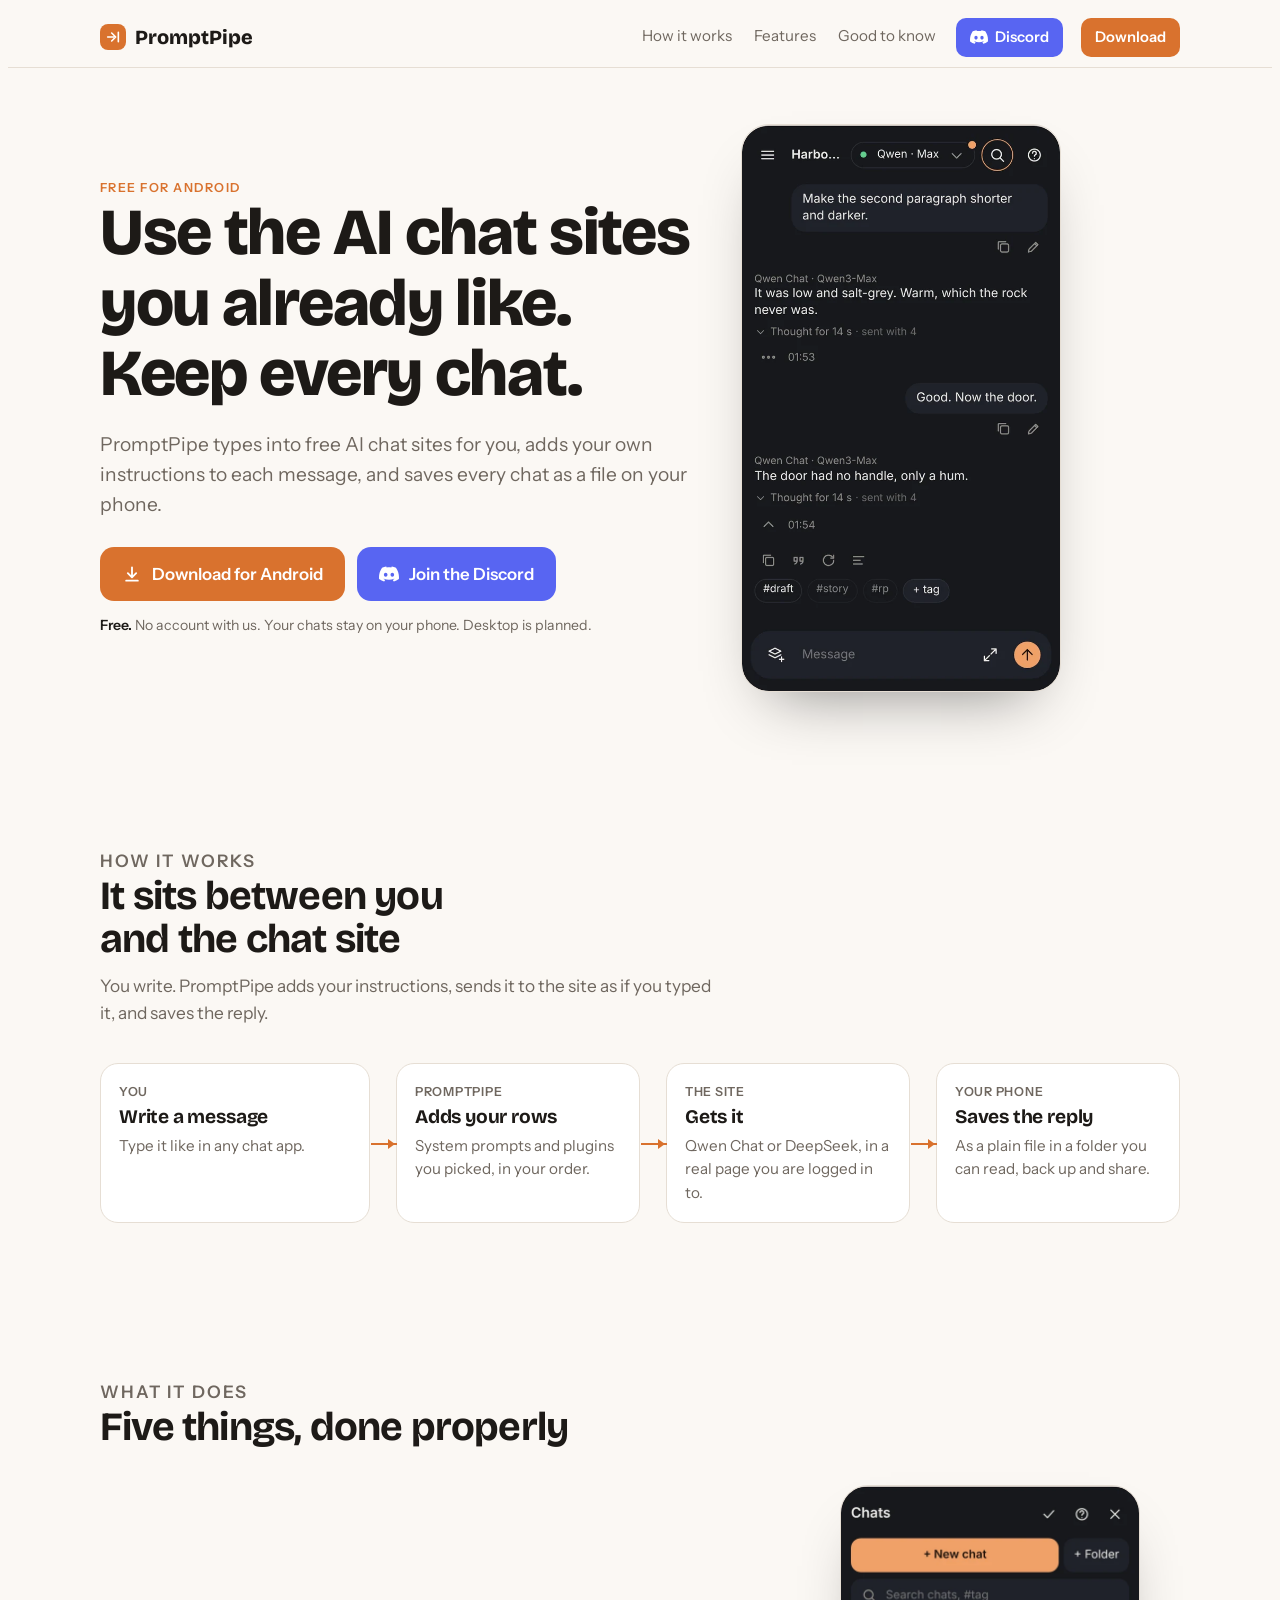
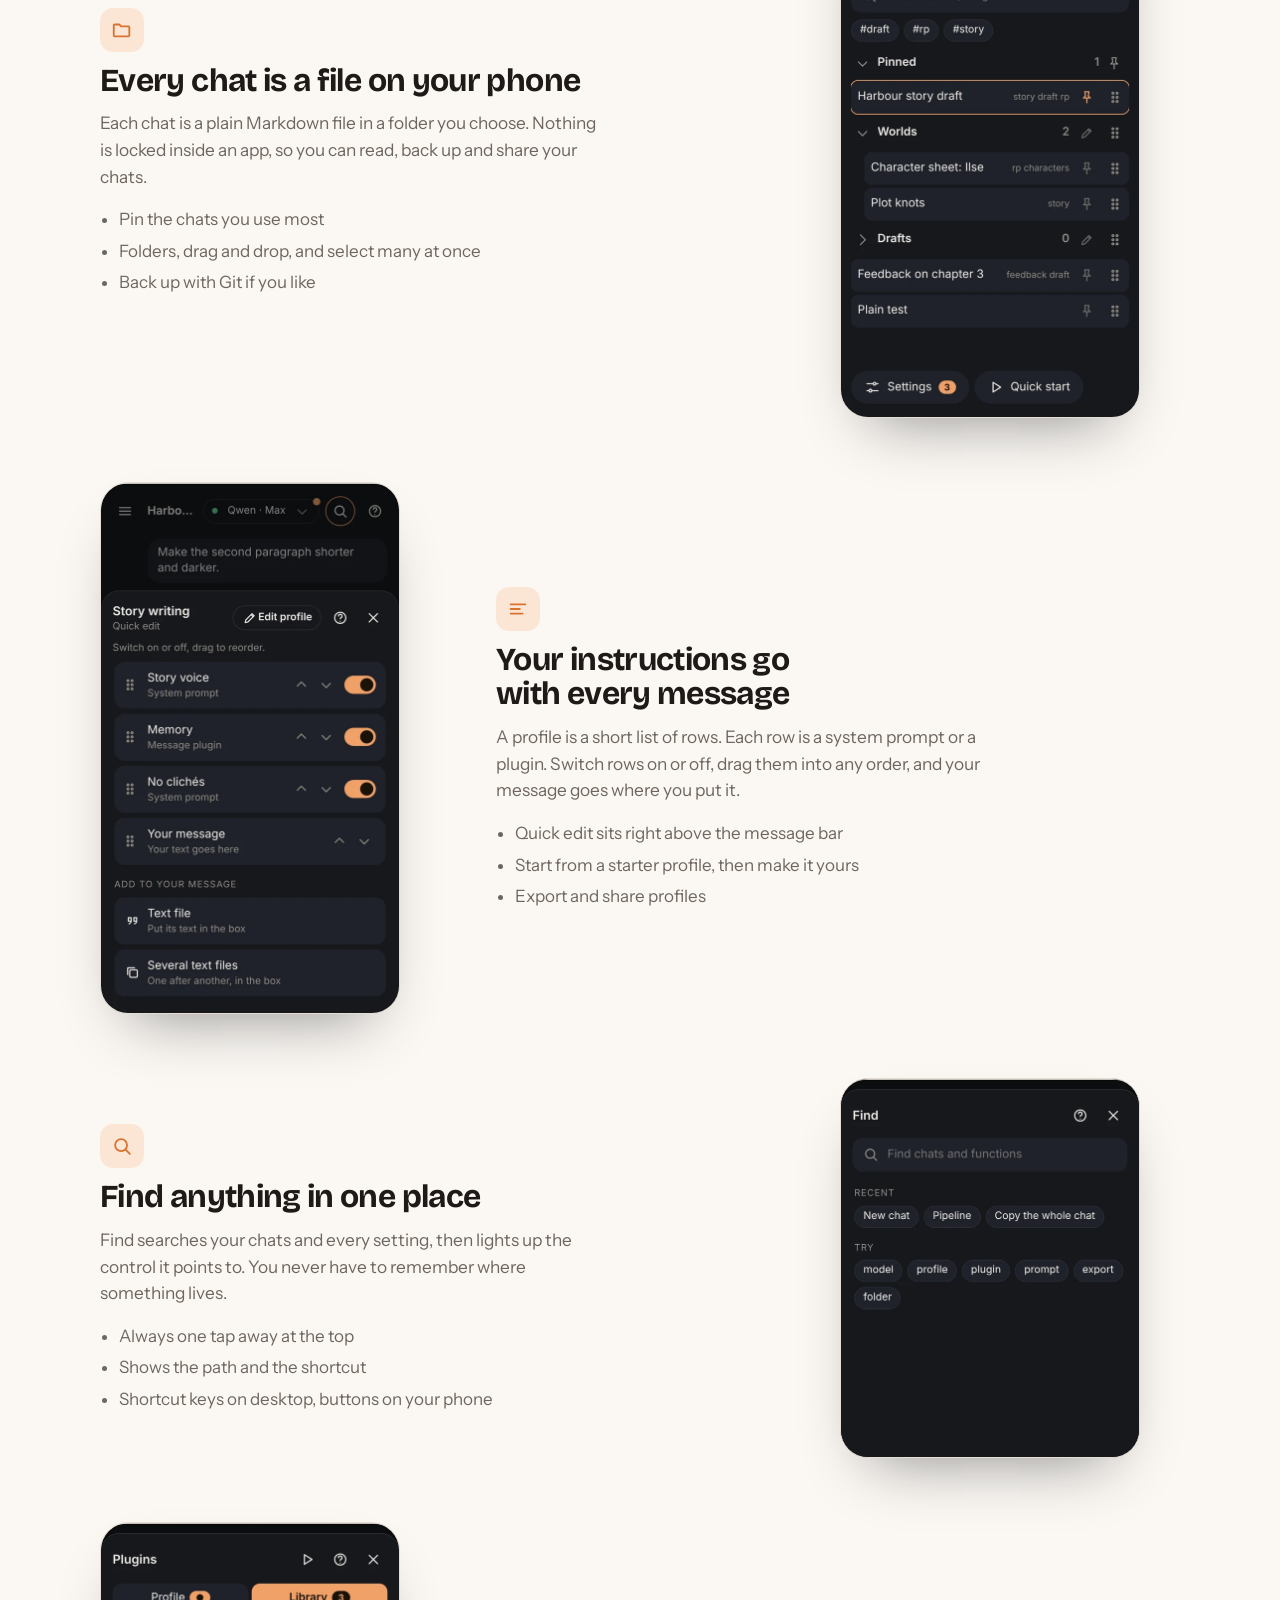
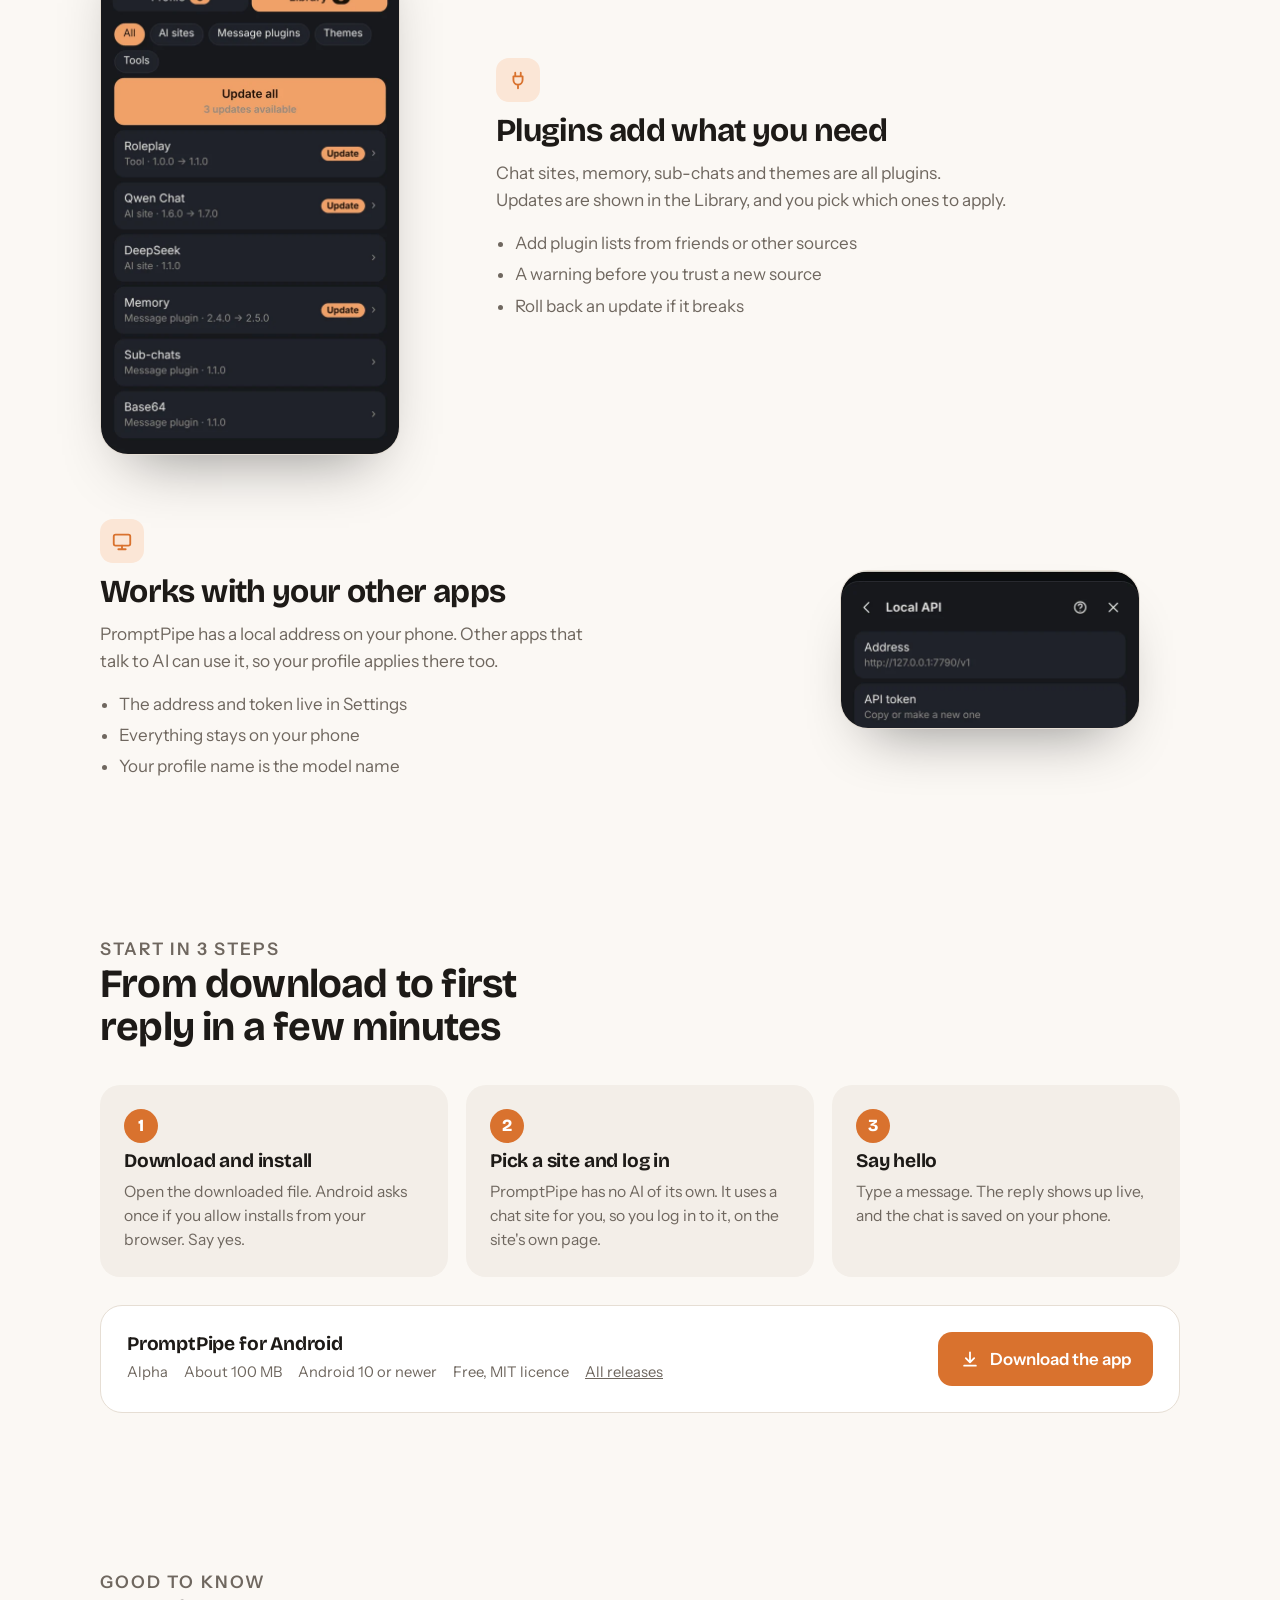
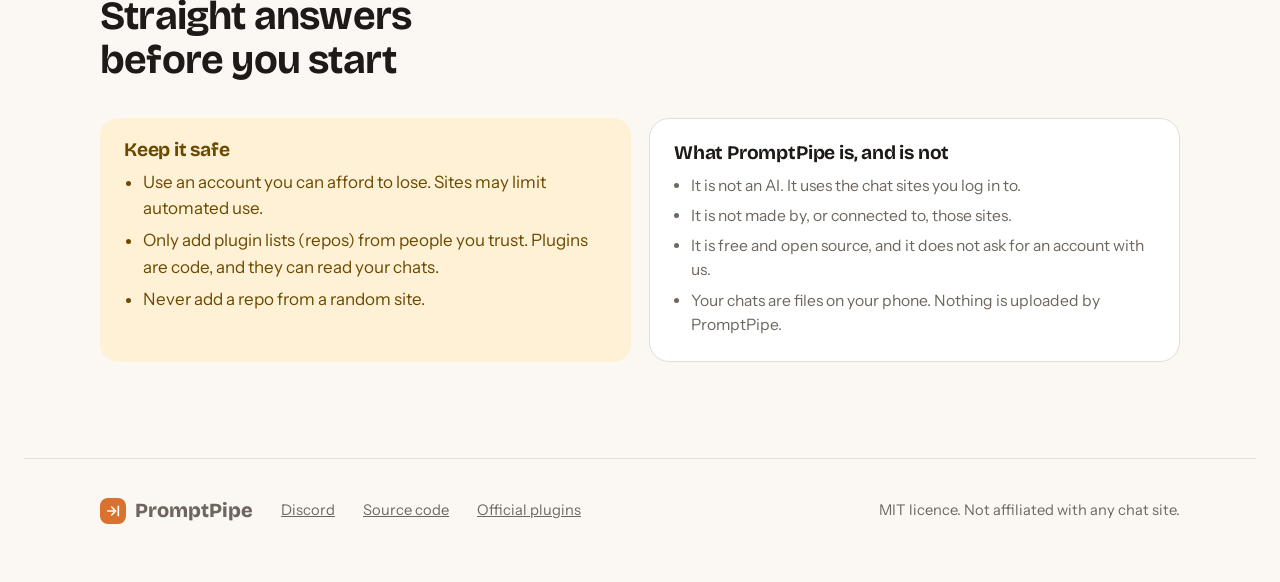
<file: docs/index.html>
<!doctype html>
<html lang="en">
<head>
<meta charset="utf-8">
<title>PromptPipe</title>
<meta name="description" content="PromptPipe types into free AI chat sites for you, adds your own instructions to each message, and saves every chat as a file on your phone.">
<meta name="viewport" content="width=device-width,initial-scale=1,viewport-fit=cover">
<link rel="stylesheet" href="https://fonts.googleapis.com/css2?family=Bricolage+Grotesque:opsz,wght@12..96,500;12..96,700;12..96,800&family=Instrument+Sans:wght@400;500;600&display=swap">
<style>
/* Concept: left-aligned editorial landing page in the app's own look (warm orange on ink, follows system light/dark).
   The hero pairs a headline with a CSS-built phone showing the real UI. One orange accent, everything else quiet. */
:root{
  --bg:#fbf8f4; --card:#ffffff; --card2:#f3eee8; --line:#e6ded4; --fg:#1d1a17; --mute:#6f675f;
  --acc:#d9722e; --acc-fg:#ffffff; --acc-soft:#fbe6d6; --warn-bg:#fff1d6; --warn-fg:#6b4a00; --ok:#2f9d62;
  --display:'Bricolage Grotesque','Segoe UI',system-ui,sans-serif; --body:'Instrument Sans','Segoe UI',system-ui,sans-serif;
}
@media (prefers-color-scheme:dark){:root:not([data-theme="light"]){
  --bg:#14151a; --card:#1e2027; --card2:#252832; --line:#2d303a; --fg:#ece9e4; --mute:#9a958e;
  --acc:#f0a068; --acc-fg:#1a1208; --acc-soft:#3a2a1c; --warn-bg:#3a2e12; --warn-fg:#f1d58a; --ok:#5fcf8c; color-scheme:dark}}
:root[data-theme="dark"]{
  --bg:#14151a; --card:#1e2027; --card2:#252832; --line:#2d303a; --fg:#ece9e4; --mute:#9a958e;
  --acc:#f0a068; --acc-fg:#1a1208; --acc-soft:#3a2a1c; --warn-bg:#3a2e12; --warn-fg:#f1d58a; --ok:#5fcf8c; color-scheme:dark}
*{box-sizing:border-box}
html{scroll-behavior:smooth}
body{background:var(--bg);color:var(--fg);font-family:var(--body);font-size:17px;line-height:1.55;
  padding-left:max(16px,env(safe-area-inset-left,0px));padding-right:max(16px,env(safe-area-inset-right,0px));padding-block:0}
@media (prefers-reduced-motion:reduce){html{scroll-behavior:auto}}
a{color:inherit}
:focus-visible{outline:3px solid var(--acc);outline-offset:3px;border-radius:8px}
.wrap{max-width:1080px;margin:0 auto}
h1,h2,h3{font-family:var(--display);line-height:1.08;margin:0;text-wrap:balance;letter-spacing:-.02em}
h1{font-size:clamp(2.3rem,6.2vw,4.1rem);font-weight:800}
h2{font-size:clamp(1.7rem,3.8vw,2.5rem);font-weight:700}
h3{font-size:1.2rem;font-weight:700;letter-spacing:-.01em}
p{margin:0}
.eyebrow{font-size:.78rem;font-weight:600;letter-spacing:.12em;text-transform:uppercase;color:var(--acc)}
.mock{background:var(--card2);color:var(--mute);font-size:.8rem;text-align:center;padding:6px 12px;margin:0 calc(-1*max(16px,env(safe-area-inset-left,0px)))}
nav{position:sticky;top:env(safe-area-inset-top,0px);z-index:5;background:var(--bg);border-bottom:1px solid var(--line);margin:0 calc(-1*max(16px,env(safe-area-inset-left,0px)));padding:10px max(16px,env(safe-area-inset-right,0px)) 10px max(16px,env(safe-area-inset-left,0px))}
body::before{content:"";position:fixed;inset:0 0 auto;height:env(safe-area-inset-top,0px);background:var(--bg);z-index:10}
nav .wrap{display:flex;align-items:center;gap:20px}
.logo{font-family:var(--display);font-weight:800;font-size:1.25rem;display:flex;align-items:center;gap:9px;text-decoration:none}
.logo i{width:26px;height:26px;border-radius:8px;background:var(--acc);display:grid;place-items:center;color:var(--acc-fg)}
nav .links{display:flex;gap:18px;margin-left:auto;font-size:.95rem;color:var(--mute)}
nav .links a{text-decoration:none;padding:6px 2px}
nav .links a:hover{color:var(--fg)}
.btn{display:inline-flex;align-items:center;gap:10px;background:var(--acc);color:var(--acc-fg);font-weight:600;text-decoration:none;border-radius:14px;padding:14px 22px;font-size:1.05rem;border:0;cursor:pointer}
.btn:hover{filter:brightness(1.06)}
.btn.sm{padding:8px 14px;font-size:.92rem;border-radius:10px}
.btn.ghost{background:transparent;color:var(--fg);border:1.5px solid var(--line)}
.btn.ghost:hover{border-color:var(--acc)}
.hero{display:grid;grid-template-columns:1.15fr .85fr;gap:48px;align-items:center;padding-block:56px 72px}
.hero p.lead{font-size:1.2rem;color:var(--mute);max-width:34em;margin-top:20px}
.cta{display:flex;gap:12px;flex-wrap:wrap;margin-top:28px;align-items:center}
.fine{font-size:.88rem;color:var(--mute);margin-top:14px}
.fine b{color:var(--fg);font-weight:600}
/* phone */
.phone{width:min(100%,300px);justify-self:center;border-radius:36px;border:1.5px solid var(--line);background:#17181d;color:#ece9e4;padding:14px 12px 12px;box-shadow:0 30px 60px -30px rgba(0,0,0,.45);font-size:13px;line-height:1.4;--pc:#20222a;--pm:#8f8b85;--pa:#f0a068}
.ph-top{display:flex;align-items:center;gap:8px;padding:2px 4px 10px}
.ph-top b{font-family:var(--display);font-size:14px;flex:1;overflow:hidden;text-overflow:ellipsis;white-space:nowrap}
.ph-pill{border:1px solid #2b2d35;border-radius:99px;padding:3px 9px;font-size:11px;display:flex;gap:6px;align-items:center;white-space:nowrap}
.ph-pill i{width:7px;height:7px;border-radius:50%;background:#5fcf8c}
.ph-ic{width:26px;height:26px;border-radius:50%;border:1.5px solid var(--pa);display:grid;place-items:center}
.bub{background:var(--pc);border-radius:16px;padding:9px 12px;max-width:88%;margin-bottom:8px}
.bub.me{margin-left:auto}
.bub small{display:block;color:var(--pm);font-size:10.5px;margin-bottom:2px}
.thin{color:var(--pm);font-size:11px;margin:-2px 0 10px 4px}
.rows{background:var(--pc);border-radius:14px;padding:8px;margin:10px 0;display:flex;flex-direction:column;gap:5px}
.rows div{display:flex;align-items:center;gap:8px;font-size:12px;background:#17181d;border-radius:9px;padding:6px 8px}
.rows div span{flex:1}
.rows u{width:26px;height:15px;border-radius:99px;background:var(--pa);position:relative;text-decoration:none}
.rows u::after{content:"";position:absolute;right:2px;top:2px;width:11px;height:11px;border-radius:50%;background:#1a1208}
.rows .off u{background:#2b2d35}.rows .off u::after{right:auto;left:2px;background:#8f8b85}
.rows .off{color:var(--pm)}
.ph-bar{background:var(--pc);border-radius:20px;padding:9px 12px;display:flex;align-items:center;gap:10px;color:var(--pm)}
.ph-bar span{flex:1}
.ph-send{width:24px;height:24px;border-radius:50%;background:var(--pa);display:grid;place-items:center;color:#1a1208}
/* sections */
section{padding-block:72px}
.head{max-width:36em;margin-bottom:36px}
.head p{color:var(--mute);margin-top:12px;font-size:1.08rem}
.flow{display:grid;grid-template-columns:repeat(4,1fr);gap:0;align-items:stretch}
.flow .node{background:var(--card);border:1px solid var(--line);border-radius:18px;padding:18px;position:relative;display:flex;flex-direction:column;gap:6px}
.flow .node+.node{margin-left:26px}
.flow .node+.node::before{content:"";position:absolute;left:-26px;top:50%;width:26px;height:2px;background:var(--acc)}
.flow .node+.node::after{content:"";position:absolute;left:-9px;top:calc(50% - 4px);border:5px solid transparent;border-left:7px solid var(--acc);border-right:0}
.flow .n{font-size:.78rem;color:var(--mute);font-weight:600;letter-spacing:.06em;text-transform:uppercase}
.flow p{font-size:.95rem;color:var(--mute)}
.feat{display:grid;grid-template-columns:repeat(3,1fr);gap:18px}
.card{background:var(--card);border:1px solid var(--line);border-radius:20px;padding:24px;display:flex;flex-direction:column;gap:10px}
.card p{color:var(--mute);font-size:.98rem}
.card .glyph{width:40px;height:40px;border-radius:12px;background:var(--acc-soft);color:var(--acc);display:grid;place-items:center;margin-bottom:4px}
.guides{display:grid;grid-template-columns:repeat(3,1fr);gap:14px}
.guide{background:var(--card);border:1px solid var(--line);border-radius:18px;padding:18px 20px;text-decoration:none;display:flex;flex-direction:column;gap:6px;transition:border-color .15s,transform .15s}
.guide:hover{border-color:var(--acc);transform:translateY(-2px)}
.guide small{color:var(--mute);font-size:.82rem}
.guide span{color:var(--acc);font-weight:600;font-size:.92rem;margin-top:auto;padding-top:8px}
.steps{display:grid;grid-template-columns:repeat(3,1fr);gap:18px;counter-reset:s}
.step{background:var(--card2);border-radius:20px;padding:24px;display:flex;flex-direction:column;gap:8px}
.step .num{width:34px;height:34px;border-radius:50%;background:var(--acc);color:var(--acc-fg);font-weight:800;display:grid;place-items:center;font-family:var(--display)}
.step p{color:var(--mute);font-size:.98rem}
.dl{margin-top:28px;background:var(--card);border:1px solid var(--line);border-radius:22px;padding:26px;display:flex;gap:20px;flex-wrap:wrap;align-items:center;justify-content:space-between}
.dl .meta{color:var(--mute);font-size:.92rem;display:flex;gap:6px 16px;flex-wrap:wrap;margin-top:6px}
.video{margin-top:18px;border:1.5px dashed var(--line);border-radius:18px;padding:22px;color:var(--mute);display:flex;gap:14px;align-items:center}
.video i{width:46px;height:46px;border-radius:50%;background:var(--card2);display:grid;place-items:center;flex:none;color:var(--acc)}
.warn{background:var(--warn-bg);color:var(--warn-fg);border-radius:18px;padding:22px 24px;display:flex;flex-direction:column;gap:8px}
.warn h3{color:inherit}
.warn ul,.know ul{margin:0;padding-left:1.1em;display:flex;flex-direction:column;gap:6px}
.know{display:grid;grid-template-columns:1fr 1fr;gap:18px}
.know .card ul{color:var(--mute);font-size:.98rem}
footer{border-top:1px solid var(--line);padding-block:36px 48px;color:var(--mute);font-size:.92rem;margin-top:24px}
footer .wrap{display:flex;gap:12px 28px;flex-wrap:wrap;align-items:center}
footer .sp{flex:1}
.dc{display:inline-flex;align-items:center;gap:7px;background:#5865f2;color:#fff!important;border-radius:10px;padding:8px 14px!important;font-size:.92rem;font-weight:600}.dc:hover{filter:brightness(1.1)}
.btn.dcb{background:#5865f2;color:#fff;display:inline-flex}
@media (max-width:520px){.dc span{display:none}.dc{padding:9px 10px!important}}
[hidden]{display:none!important}
section,#top{scroll-margin-top:70px}
.shot{display:block;width:min(100%,300px);height:auto;border-radius:28px;border:1.5px solid var(--line);box-shadow:0 30px 60px -30px rgba(0,0,0,.45);background:#17181d}
.shotbox{justify-self:center}
.hero .shot{width:min(100%,320px)}
.feat2{display:flex;flex-direction:column;gap:64px}
.feature{display:grid;grid-template-columns:1fr 340px;gap:56px;align-items:center}
.feature.rev{grid-template-columns:340px 1fr}.feature.rev .txt{order:2}
.feature .txt{display:flex;flex-direction:column;gap:12px;max-width:30em}
.feature .txt p{color:var(--mute);font-size:1.08rem}
.feature .txt ul{margin:4px 0 0;padding-left:1.1em;color:var(--mute);display:flex;flex-direction:column;gap:5px}
.feature .glyph{width:44px;height:44px;border-radius:13px;background:var(--acc-soft);color:var(--acc);display:grid;place-items:center}
@media (max-width:860px){
  .hero{grid-template-columns:1fr;gap:36px;padding-block:36px 48px}
  .flow{grid-template-columns:1fr;gap:26px}
  .flow .node+.node{margin-left:0}
  .flow .node+.node::before{left:50%;top:-26px;width:2px;height:26px}
  .flow .node+.node::after{left:calc(50% - 4px);top:-9px;border:5px solid transparent;border-top:0;border-bottom:7px solid var(--acc)}
  .steps,.know{grid-template-columns:1fr}
  .feature,.feature.rev{grid-template-columns:1fr;gap:28px}.feature.rev .txt{order:0}
  .feat2{gap:56px}
  nav .links a:not(.keep){display:none}
  section{padding-block:48px}
}
</style>
</head>
<body>

<nav><div class="wrap">
  <a class="logo" href="#top"><i><svg width="16" height="16" viewBox="0 0 24 24" fill="none" stroke="currentColor" stroke-width="2.4" stroke-linecap="round" stroke-linejoin="round"><path d="M4 12h9M10 6l6 6-6 6M20 5v14"/></svg></i>PromptPipe</a>
  <div class="links"><a href="#how">How it works</a><a href="#features">Features</a><a href="#safe">Good to know</a><a class="keep dc" href="https://discord.gg/UQWagSpF5h" aria-label="Join the Discord"><svg width="18" height="18" viewBox="0 0 24 24" fill="currentColor" aria-hidden="true"><path d="M20.317 4.3698a19.7913 19.7913 0 00-4.8851-1.5152.0741.0741 0 00-.0785.0371c-.211.3753-.4447.8648-.6083 1.2495-1.8447-.2762-3.68-.2762-5.4868 0-.1636-.3933-.4058-.8742-.6177-1.2495a.077.077 0 00-.0785-.037 19.7363 19.7363 0 00-4.8852 1.515.0699.0699 0 00-.0321.0277C.5334 9.0458-.319 13.5799.0992 18.0578a.0824.0824 0 00.0312.0561c2.0528 1.5076 4.0413 2.4228 5.9929 3.0294a.0777.0777 0 00.0842-.0276c.4616-.6304.8731-1.2952 1.226-1.9942a.076.076 0 00-.0416-.1057c-.6528-.2476-1.2743-.5495-1.8722-.8923a.077.077 0 01-.0076-.1277c.1258-.0943.2517-.1923.3718-.2914a.0743.0743 0 01.0776-.0105c3.9278 1.7933 8.18 1.7933 12.0614 0a.0739.0739 0 01.0785.0095c.1202.099.246.1981.3728.2924a.077.077 0 01-.0066.1276 12.2986 12.2986 0 01-1.873.8914.0766.0766 0 00-.0407.1067c.3604.698.7719 1.3628 1.225 1.9932a.076.076 0 00.0842.0286c1.961-.6067 3.9495-1.5219 6.0023-3.0294a.077.077 0 00.0313-.0552c.5004-5.177-.8382-9.6739-3.5485-13.6604a.061.061 0 00-.0312-.0286zM8.02 15.3312c-1.1825 0-2.1569-1.0857-2.1569-2.419 0-1.3332.9555-2.4189 2.157-2.4189 1.2108 0 2.1757 1.0952 2.1568 2.419 0 1.3332-.9555 2.4189-2.1569 2.4189zm7.9748 0c-1.1825 0-2.1569-1.0857-2.1569-2.419 0-1.3332.9554-2.4189 2.1569-2.4189 1.2108 0 2.1757 1.0952 2.1568 2.419 0 1.3332-.946 2.4189-2.1568 2.4189z"/></svg><span>Discord</span></a><a class="keep btn sm" href="#get">Download</a></div>
</div></nav>

<div class="wrap" id="top">
  <header class="hero">
    <div>
      <p class="eyebrow">Free for Android</p>
      <h1>Use the AI chat sites you already like. Keep every chat.</h1>
      <p class="lead">PromptPipe types into free AI chat sites for you, adds your own instructions to each message, and saves every chat as a file on your phone.</p>
      <div class="cta">
        <a class="btn" href="#get"><svg width="20" height="20" viewBox="0 0 24 24" fill="none" stroke="currentColor" stroke-width="2.2" stroke-linecap="round" stroke-linejoin="round"><path d="M12 4v11M7 11l5 5 5-5M5 20h14"/></svg>Download for Android</a>
        <a class="btn dcb" href="https://discord.gg/UQWagSpF5h"><svg width="20" height="20" viewBox="0 0 24 24" fill="currentColor" aria-hidden="true"><path d="M20.317 4.3698a19.7913 19.7913 0 00-4.8851-1.5152.0741.0741 0 00-.0785.0371c-.211.3753-.4447.8648-.6083 1.2495-1.8447-.2762-3.68-.2762-5.4868 0-.1636-.3933-.4058-.8742-.6177-1.2495a.077.077 0 00-.0785-.037 19.7363 19.7363 0 00-4.8852 1.515.0699.0699 0 00-.0321.0277C.5334 9.0458-.319 13.5799.0992 18.0578a.0824.0824 0 00.0312.0561c2.0528 1.5076 4.0413 2.4228 5.9929 3.0294a.0777.0777 0 00.0842-.0276c.4616-.6304.8731-1.2952 1.226-1.9942a.076.076 0 00-.0416-.1057c-.6528-.2476-1.2743-.5495-1.8722-.8923a.077.077 0 01-.0076-.1277c.1258-.0943.2517-.1923.3718-.2914a.0743.0743 0 01.0776-.0105c3.9278 1.7933 8.18 1.7933 12.0614 0a.0739.0739 0 01.0785.0095c.1202.099.246.1981.3728.2924a.077.077 0 01-.0066.1276 12.2986 12.2986 0 01-1.873.8914.0766.0766 0 00-.0407.1067c.3604.698.7719 1.3628 1.225 1.9932a.076.076 0 00.0842.0286c1.961-.6067 3.9495-1.5219 6.0023-3.0294a.077.077 0 00.0313-.0552c.5004-5.177-.8382-9.6739-3.5485-13.6604a.061.061 0 00-.0312-.0286zM8.02 15.3312c-1.1825 0-2.1569-1.0857-2.1569-2.419 0-1.3332.9555-2.4189 2.157-2.4189 1.2108 0 2.1757 1.0952 2.1568 2.419 0 1.3332-.9555 2.4189-2.1569 2.4189zm7.9748 0c-1.1825 0-2.1569-1.0857-2.1569-2.419 0-1.3332.9554-2.4189 2.1569-2.4189 1.2108 0 2.1757 1.0952 2.1568 2.419 0 1.3332-.946 2.4189-2.1568 2.4189z"/></svg>Join the Discord</a>
      </div>
      <p class="fine"><b>Free.</b> No account with us. Your chats stay on your phone. Desktop is planned.</p>
    </div>
    <div class="shotbox"><img class="shot" src="[data-uri]" width="600" height="1068" alt="PromptPipe on a phone: a chat with a reply and the message bar" loading="lazy"></div>
  </header>
  <section id="how">
    <div class="head"><p class="eyebrow">How it works</p><h2>It sits between you and the chat site</h2><p>You write. PromptPipe adds your instructions, sends it to the site as if you typed it, and saves the reply.</p></div>
    <div class="flow">
      <div class="node"><span class="n">You</span><h3>Write a message</h3><p>Type it like in any chat app.</p></div>
      <div class="node"><span class="n">PromptPipe</span><h3>Adds your rows</h3><p>System prompts and plugins you picked, in your order.</p></div>
      <div class="node"><span class="n">The site</span><h3>Gets it</h3><p>Qwen Chat or DeepSeek, in a real page you are logged in to.</p></div>
      <div class="node"><span class="n">Your phone</span><h3>Saves the reply</h3><p>As a plain file in a folder you can read, back up and share.</p></div>
    </div>
  </section>

  <section id="features">
    <div class="head"><p class="eyebrow">What it does</p><h2>Five things, done properly</h2></div>
    <div class="feat2"><div class="feature" id="chats"><div class="txt"><div class="glyph"><svg width="22" height="22" viewBox="0 0 24 24" fill="none" stroke="currentColor" stroke-width="2" stroke-linecap="round" stroke-linejoin="round"><path d="M3 7a1 1 0 0 1 1-1h5l2 2h8a1 1 0 0 1 1 1v9a1 1 0 0 1-1 1H4a1 1 0 0 1-1-1z"/></svg></div><h2 style="font-size:clamp(1.5rem,3vw,2rem)">Every chat is a file on your phone</h2><p>Each chat is a plain Markdown file in a folder you choose. Nothing is locked inside an app, so you can read, back up and share your chats.</p><ul><li>Pin the chats you use most</li><li>Folders, drag and drop, and select many at once</li><li>Back up with Git if you like</li></ul></div><div class="shotbox"><img class="shot" src="[data-uri]" width="600" height="1068" alt="The PromptPipe chat list with pinned chats and folders" loading="lazy"></div></div><div class="feature rev" id="profiles"><div class="txt"><div class="glyph"><svg width="22" height="22" viewBox="0 0 24 24" fill="none" stroke="currentColor" stroke-width="2" stroke-linecap="round" stroke-linejoin="round"><path d="M4 7h16M4 12h10M4 17h13"/></svg></div><h2 style="font-size:clamp(1.5rem,3vw,2rem)">Your instructions go with every message</h2><p>A profile is a short list of rows. Each row is a system prompt or a plugin. Switch rows on or off, drag them into any order, and your message goes where you put it.</p><ul><li>Quick edit sits right above the message bar</li><li>Start from a starter profile, then make it yours</li><li>Export and share profiles</li></ul></div><div class="shotbox"><img class="shot" src="[data-uri]" width="600" height="1068" alt="The quick edit drawer showing profile rows with on and off switches" loading="lazy"></div></div><div class="feature" id="find"><div class="txt"><div class="glyph"><svg width="22" height="22" viewBox="0 0 24 24" fill="none" stroke="currentColor" stroke-width="2" stroke-linecap="round" stroke-linejoin="round"><circle cx="11" cy="11" r="6.5"/><path d="M16 16l4.5 4.5"/></svg></div><h2 style="font-size:clamp(1.5rem,3vw,2rem)">Find anything in one place</h2><p>Find searches your chats and every setting, then lights up the control it points to. You never have to remember where something lives.</p><ul><li>Always one tap away at the top</li><li>Shows the path and the shortcut</li><li>Shortcut keys on desktop, buttons on your phone</li></ul></div><div class="shotbox"><img class="shot" src="[data-uri]" style="aspect-ratio:300/380;object-fit:cover;object-position:top;height:auto" width="600" height="1068" alt="The Find screen with recent searches and suggestions" loading="lazy"></div></div><div class="feature rev" id="plugins"><div class="txt"><div class="glyph"><svg width="22" height="22" viewBox="0 0 24 24" fill="none" stroke="currentColor" stroke-width="2" stroke-linecap="round" stroke-linejoin="round"><path d="M9 4v4M15 4v4M7 8h10v4a5 5 0 0 1-10 0zM12 17v4"/></svg></div><h2 style="font-size:clamp(1.5rem,3vw,2rem)">Plugins add what you need</h2><p>Chat sites, memory, sub-chats and themes are all plugins. Updates are shown in the Library, and you pick which ones to apply.</p><ul><li>Add plugin lists from friends or other sources</li><li>A warning before you trust a new source</li><li>Roll back an update if it breaks</li></ul></div><div class="shotbox"><img class="shot" src="[data-uri]" width="600" height="1068" alt="The plugin Library with update buttons and filters" loading="lazy"></div></div><div class="feature" id="apps"><div class="txt"><div class="glyph"><svg width="22" height="22" viewBox="0 0 24 24" fill="none" stroke="currentColor" stroke-width="2" stroke-linecap="round" stroke-linejoin="round"><rect x="3" y="5" width="18" height="12" rx="2"/><path d="M8 21h8M12 17v4"/></svg></div><h2 style="font-size:clamp(1.5rem,3vw,2rem)">Works with your other apps</h2><p>PromptPipe has a local address on your phone. Other apps that talk to AI can use it, so your profile applies there too.</p><ul><li>The address and token live in Settings</li><li>Everything stays on your phone</li><li>Your profile name is the model name</li></ul></div><div class="shotbox"><img class="shot" src="[data-uri]" width="600" height="316" alt="The Local API screen with the address and token" loading="lazy"></div></div></div>
  </section>

  <section id="start">
    <div class="head"><p class="eyebrow">Start in 3 steps</p><h2>From download to first reply in a few minutes</h2></div>
    <div class="steps">
      <div class="step"><span class="num">1</span><h3>Download and install</h3><p>Open the downloaded file. Android asks once if you allow installs from your browser. Say yes.</p></div>
      <div class="step"><span class="num">2</span><h3>Pick a site and log in</h3><p>PromptPipe has no AI of its own. It uses a chat site for you, so you log in to it, on the site's own page.</p></div>
      <div class="step"><span class="num">3</span><h3>Say hello</h3><p>Type a message. The reply shows up live, and the chat is saved on your phone.</p></div>
    </div>
    <div class="dl" id="get">
      <div><h3>PromptPipe for Android</h3><div class="meta"><span>Alpha</span><span>About 100 MB</span><span>Android 10 or newer</span><span>Free, MIT licence</span><a href="https://github.com/Zieviox/promptpipe/releases">All releases</a></div></div>
      <a class="btn" href="https://github.com/Zieviox/promptpipe/releases/latest/download/promptpipe.apk"><svg width="20" height="20" viewBox="0 0 24 24" fill="none" stroke="currentColor" stroke-width="2.2" stroke-linecap="round" stroke-linejoin="round"><path d="M12 4v11M7 11l5 5 5-5M5 20h14"/></svg>Download the app</a>
    </div>
  </section>

  <section id="safe">
    <div class="head"><p class="eyebrow">Good to know</p><h2>Straight answers before you start</h2></div>
    <div class="know">
      <div class="warn"><h3>Keep it safe</h3><ul>
        <li>Use an account you can afford to lose. Sites may limit automated use.</li>
        <li>Only add plugin lists (repos) from people you trust. Plugins are code, and they can read your chats.</li>
        <li>Never add a repo from a random site.</li></ul></div>
      <div class="card"><h3>What PromptPipe is, and is not</h3><ul>
        <li>It is not an AI. It uses the chat sites you log in to.</li>
        <li>It is not made by, or connected to, those sites.</li>
        <li>It is free and open source, and it does not ask for an account with us.</li>
        <li>Your chats are files on your phone. Nothing is uploaded by PromptPipe.</li></ul></div>
    </div>
  </section>
</div>

<footer><div class="wrap">
  <a class="logo" href="#top"><i><svg width="16" height="16" viewBox="0 0 24 24" fill="none" stroke="currentColor" stroke-width="2.4" stroke-linecap="round" stroke-linejoin="round"><path d="M4 12h9M10 6l6 6-6 6M20 5v14"/></svg></i>PromptPipe</a>
  <a href="https://discord.gg/UQWagSpF5h">Discord</a><a href="https://github.com/Zieviox/promptpipe">Source code</a>
  <a href="https://github.com/Zieviox/promptpipe-plugins">Official plugins</a>
  <span class="sp"></span>
  <span>MIT licence. Not affiliated with any chat site.</span>
</div></footer>
</body>
</html>
</file>
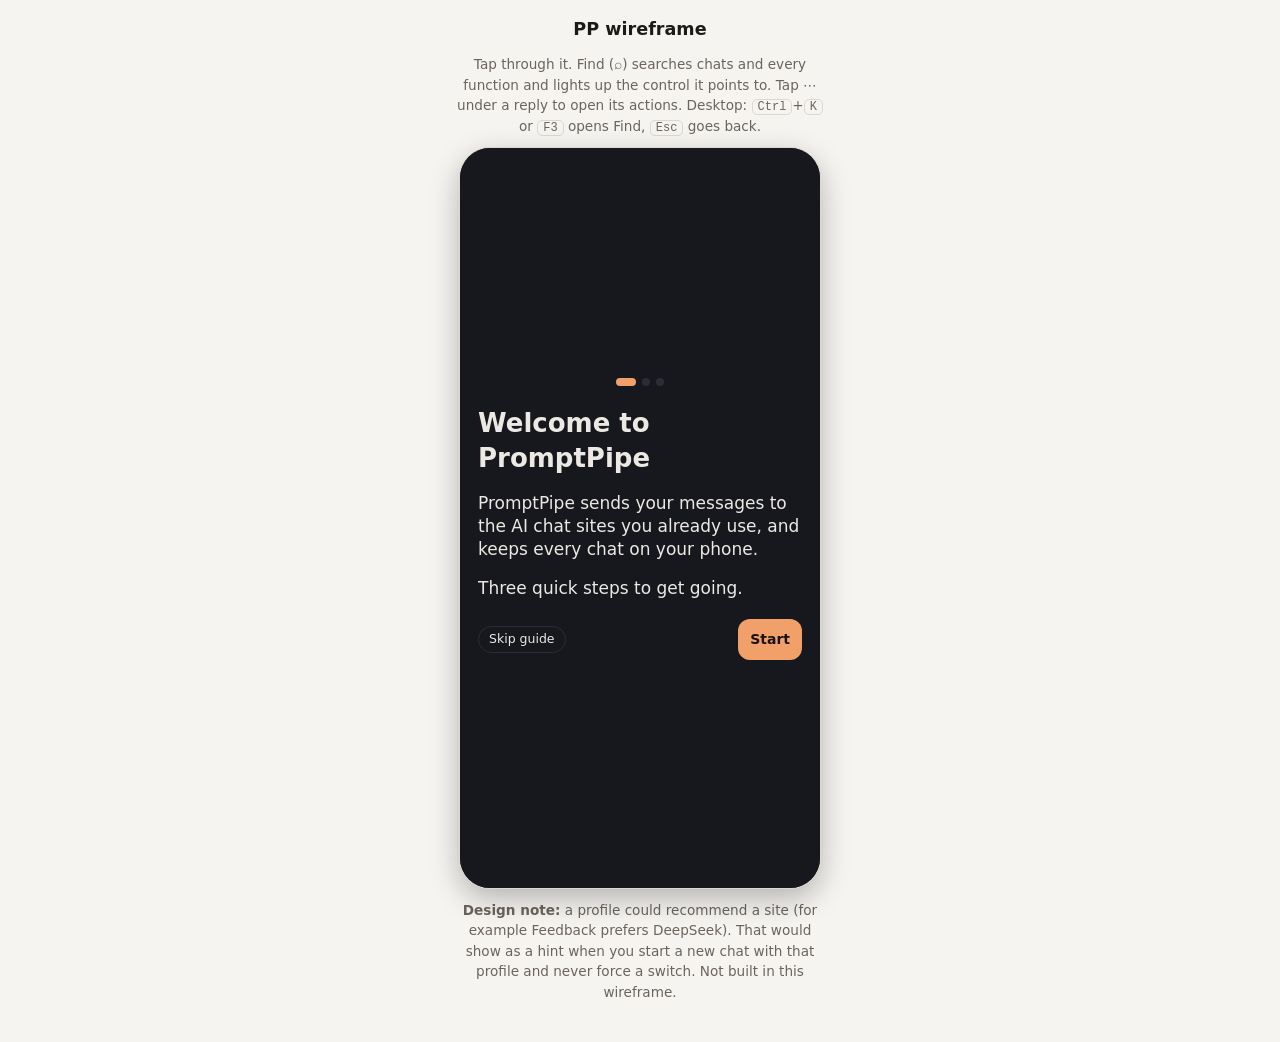
<file: design/ux/wireframe.html>
<!doctype html><html><head><meta charset=utf8><meta name=viewport content="width=device-width,initial-scale=1,viewport-fit=cover"><style>:root{color-scheme:light;box-sizing:border-box;padding-top:env(safe-area-inset-top,0px);padding-bottom:env(safe-area-inset-bottom,0px)}html{scroll-padding-top:env(safe-area-inset-top,0px)}body{margin:0;padding:0;font:14px -apple-system,BlinkMacSystemFont,sans-serif;background:#fff;color:#000}img{max-width:100%}[hidden]:not([hidden=until-found i]){display:none!important}</style></head><body>
<title>PP wireframe</title>
<meta name="claude:viewport-fit-sides" content="cover">
<style>
/* Layout: one phone mockup centered on the page with a short hint line above it. */
:root{--bg:#f6f4f1;--fg:#1d1b19;--mute:#6b645d;--line:#ddd7d0;--accent:#c4521a}
@media (prefers-color-scheme:dark){:root:not([data-theme="light"]){--bg:#14151a;--fg:#ece9e4;--mute:#9a958e;--line:#2b2d35;--accent:#f0a068;color-scheme:dark}}
:root[data-theme="dark"]{--bg:#14151a;--fg:#ece9e4;--mute:#9a958e;--line:#2b2d35;--accent:#f0a068;color-scheme:dark}
body{background:var(--bg);color:var(--fg);font:15px/1.5 system-ui,-apple-system,"Segoe UI",sans-serif;padding-block:16px 40px;padding-left:max(16px,env(safe-area-inset-left,0px));padding-right:max(16px,env(safe-area-inset-right,0px));display:flex;flex-direction:column;align-items:center;gap:12px}
h1{font-size:1.1rem;margin:0}
.hint{color:var(--mute);font-size:.85rem;max-width:380px;text-align:center;margin:0}
kbd{font:12px ui-monospace,monospace;border:1px solid var(--line);border-radius:5px;padding:0 5px}
button{font:inherit;color:inherit;background:none;border:0;padding:0;cursor:pointer;text-align:left}
button:focus-visible,input:focus-visible{outline:2px solid var(--pacc);outline-offset:1px}
.ph{--pbg:#17181d;--pfg:#ece9e4;--pmute:#8f8b85;--pline:#2b2d35;--pcard:#20222a;--pacc:#f0a068;--pon:#1a1208;width:min(100%,360px);height:min(740px,calc(100vh - 150px));min-height:560px;border-radius:30px;background:var(--pbg);color:var(--pfg);font-size:14px;line-height:1.35;position:relative;overflow:hidden;box-shadow:0 0 0 1px var(--line),0 10px 30px rgba(0,0,0,.28);display:flex;flex-direction:column}
.ph.light{--pbg:#faf8f5;--pfg:#1d1b19;--pmute:#6b645d;--pline:#ddd7d0;--pcard:#efebe6;--pacc:#c4521a;--pon:#fff}
.top{display:flex;align-items:center;gap:8px;padding:16px 12px 8px}
.top .t{font-weight:600;flex:1;min-width:0;white-space:nowrap;overflow:hidden;text-overflow:ellipsis;padding:4px 2px}
.pill{border:1px solid var(--pline);border-radius:999px;padding:4px 10px;font-size:12.5px;white-space:nowrap;display:inline-flex;align-items:center}
.dot{width:7px;height:7px;border-radius:50%;background:#5fcf8c;margin-right:6px;flex:none}
.svg{display:inline-flex;flex:none}.ic{width:34px;height:34px;border-radius:50%;display:grid;place-items:center;font-size:17px;flex:none}
.ic:hover,.it:hover,.pill:hover{filter:brightness(1.15)}
.chat{flex:1;padding:8px 14px;display:flex;flex-direction:column;gap:14px;overflow:auto}
.you.tuck{max-height:8.4em;overflow:hidden;-webkit-mask-image:linear-gradient(#000 55%,transparent);mask-image:linear-gradient(#000 55%,transparent)}
.vsw{display:inline-flex;align-items:center;gap:2px;color:var(--pmute);font-size:12px;margin:2px 0}.vsw button{width:24px;height:24px;display:grid;place-items:center;border-radius:50%;padding:0}.vsw button:hover{color:var(--pfg)}
.you{align-self:flex-end;background:var(--pcard);padding:8px 12px;border-radius:16px;max-width:80%}
.ai small{color:var(--pmute);display:block}
.comp{margin:8px 10px 14px;background:var(--pcard);border-radius:22px;padding:10px 12px;display:flex;align-items:center;gap:10px}
.comp input{flex:1;min-width:0;background:none;border:0;color:inherit;font:inherit;outline:0}
.send{background:var(--pacc);color:var(--pon);width:30px;height:30px;border-radius:50%;display:grid;place-items:center;flex:none}
.layer{position:absolute;inset:0;display:flex;flex-direction:column;justify-content:flex-end}
.dim{position:absolute;inset:0;background:rgba(0,0,0,.45)}
.sheet{position:relative;background:var(--pbg);border-radius:22px 22px 0 0;padding:14px 14px 18px;box-shadow:0 -1px 0 var(--pline);display:flex;flex-direction:column;gap:6px;max-height:calc(100% - 44px);min-height:30%}
.sheet.tall{height:calc(100% - 44px)}
.sh{display:flex;align-items:center;gap:6px;font-weight:600;font-size:15px;margin-bottom:4px}
.sh .grow{flex:1}
.body{overflow:auto;display:flex;flex-direction:column;gap:6px;padding:2px}
.lbl{font-size:11px;letter-spacing:.08em;text-transform:uppercase;color:var(--pmute);margin:10px 0 2px}
.it{display:flex;align-items:center;gap:8px;padding:11px 12px;border-radius:12px;background:var(--pcard);width:100%}
.it .g{flex:1;min-width:0}.it small{display:block;color:var(--pmute);font-size:12px}
.it kbd{border:0;color:var(--pmute)}
.ch{color:var(--pmute)}
.chips{display:flex;gap:6px;flex-wrap:wrap}.chips .pill{background:var(--pcard)}
.sw{width:38px;height:22px;border-radius:99px;background:var(--pline);position:relative;flex:none}
.sw::after{content:"";position:absolute;top:3px;left:3px;width:16px;height:16px;border-radius:50%;background:var(--pfg);transition:left .15s}
.sw.on{background:var(--pacc)}.sw.on::after{left:19px;background:var(--pon)}
.seg{display:flex;border:1px solid var(--pline);border-radius:99px;overflow:hidden}
.seg button{padding:5px 12px;font-size:13px}.seg .on{background:var(--pacc);color:var(--pon)}
.search{background:var(--pcard);border-radius:12px;padding:10px 12px;display:flex;gap:8px;align-items:center}
.search input{flex:1;min-width:0;background:none;border:0;color:inherit;font:inherit;outline:0}
.youwrap{display:flex;flex-direction:column;align-items:flex-end;gap:2px}.acts{display:flex;gap:2px;margin-top:4px}.acts.right{margin:0}.act{width:32px;height:30px;display:grid;place-items:center;border-radius:9px;color:var(--pmute)}.act:hover{background:var(--pcard);color:var(--pfg)}
.hl{outline:2px solid var(--pacc);box-shadow:0 0 0 6px color-mix(in srgb,var(--pacc) 28%,transparent);animation:p 1.1s ease-in-out infinite}
@keyframes p{50%{box-shadow:0 0 0 11px transparent}}
@media (prefers-reduced-motion:reduce){.hl{animation:none}}
.toast{position:absolute;left:50%;transform:translateX(-50%);bottom:84px;background:var(--pfg);color:var(--pbg);padding:7px 14px;border-radius:99px;font-size:13px;white-space:nowrap;z-index:5;max-width:90%;overflow:hidden;text-overflow:ellipsis}
.drawer{position:absolute;inset:0;background:var(--pbg);padding:16px 12px;display:flex;flex-direction:column;gap:8px;overflow:auto}
.res .path{color:var(--pmute);font-size:12px}
.tag{border:1px solid var(--pline);border-radius:99px;padding:2px 9px;font-size:12px}
.tabs{display:flex;gap:4px;margin:2px 0 6px}.tabs button{flex:1;text-align:center;padding:8px;border-radius:10px;background:var(--pcard);font-size:13.5px}.tabs .on{background:var(--pacc);color:var(--pon);font-weight:600}
.badge{background:var(--pacc);color:var(--pon);border-radius:99px;font-size:11px;font-weight:700;padding:1px 7px;margin-left:auto}
.pdot{position:absolute;top:-2px;right:-2px;width:9px;height:9px;border-radius:50%;background:var(--pacc);box-shadow:0 0 0 2px var(--pbg)}
.pill{position:relative}
.foot{display:flex;align-items:center;gap:6px;color:var(--pmute);font-size:12px;margin-top:2px}
.foot .tg{border:1px solid var(--pline);border-radius:99px;padding:1px 8px}.foot .tg.dim{opacity:.55}
.exp{display:flex;flex-direction:column;gap:6px;margin-top:2px}
details{background:var(--pcard);border-radius:10px;padding:8px 10px;font-size:13px}details summary{cursor:pointer;color:var(--pmute)}
.thin{display:flex;align-items:center;gap:4px;color:var(--pmute);font-size:12px;padding:4px 0;margin-top:2px}.thin:hover{color:var(--pfg)}.thin .svg svg{width:14px;height:14px}.thinbox{border-left:2px solid var(--pline);padding-left:10px;margin-top:2px}
.grip{touch-action:none;cursor:grab;color:var(--pmute);width:26px;height:34px;display:grid;place-items:center;flex:none;margin:-6px 0 -6px -6px}.grip:active{cursor:grabbing}
.jump{position:absolute;left:50%;transform:translateX(-50%);bottom:78px;background:var(--pcard);border:1px solid var(--pline);border-radius:99px;padding:6px 12px;font-size:12.5px;z-index:4;box-shadow:0 4px 14px rgba(0,0,0,.3)}
.it{box-sizing:border-box}.mv{display:flex;gap:2px;flex:none}.mv .act{width:28px;height:28px}
.prim{background:var(--pacc)!important;color:var(--pon);font-weight:600;justify-content:center}
.sub2{color:var(--pmute);font-size:12px}
.cr{display:flex;align-items:center;gap:8px;padding:6px 8px;border-radius:9px;background:var(--pcard);min-height:36px;box-sizing:border-box;font-size:14px;cursor:pointer;position:relative;flex:none;user-select:none}
.cr.cur{outline:1.5px solid var(--pacc)}.cr.fr{background:transparent;font-weight:600;padding-left:4px}.cr.ind{margin-left:16px}.cr.sel{background:color-mix(in srgb,var(--pacc) 22%,var(--pcard))}
.cr .ct{flex:1;min-width:0;overflow:hidden;text-overflow:ellipsis;white-space:nowrap}.cr .ctag{font-size:11px;color:var(--pmute);max-width:34%;overflow:hidden;text-overflow:ellipsis;white-space:nowrap;flex:none}
.cr .grip{margin:0 -4px 0 0;width:26px;height:28px}.cb{width:18px;height:18px;border-radius:5px;border:1.5px solid var(--pmute);display:grid;place-items:center;flex:none;box-sizing:border-box}.cb.on{background:var(--pacc);border-color:var(--pacc);color:var(--pon)}
.dt{box-shadow:0 -2px 0 var(--pacc)}.db{box-shadow:0 2px 0 var(--pacc)}.di{outline:2px dashed var(--pacc);outline-offset:-2px}
.cr .pb{width:26px;height:28px;display:grid;place-items:center;flex:none;color:var(--pmute);margin:0;opacity:.7}.cr .pb.on{color:var(--pacc);opacity:1}
.comp textarea{flex:1;min-width:0;background:none;border:0;color:inherit;font:inherit;outline:0;resize:none;height:132px}.comp.big{align-items:flex-end}
.top .pill{min-width:0;flex:0 1 auto;gap:6px}.top .pill .tx{overflow:hidden;text-overflow:ellipsis;white-space:nowrap;min-width:0}.top .ic{flex:none}.top .t{flex:1 1 40px}
.tourhl{position:relative;z-index:6;outline:2px solid var(--pacc);outline-offset:2px;box-shadow:0 0 0 9999px rgba(0,0,0,.68);border-radius:14px}.tdot{width:8px;height:8px;border-radius:50%;background:var(--pline);padding:0;min-width:0}.tdot.on{background:var(--pacc);width:20px;border-radius:99px}
.num{width:26px;height:26px;border-radius:50%;background:var(--pacc);color:var(--pon);display:grid;place-items:center;font-weight:700;flex:none;font-size:14px}
.hq.on{background:var(--pacc);color:var(--pon)}.helpbar{position:absolute;top:62px;left:10px;right:10px;background:var(--pacc);color:var(--pon);border-radius:14px;padding:8px 8px 8px 12px;font-size:13px;font-weight:600;display:flex;align-items:center;gap:8px;justify-content:space-between}.helpbar .pill{background:var(--pon);color:var(--pacc);border-color:var(--pon)}.helpl{pointer-events:none}
.hoverq{position:fixed;z-index:50;width:20px;height:20px;border-radius:50%;background:#f0a068;color:#1a1208;font-size:12px;font-weight:700;display:grid;place-items:center;border:0;padding:0;box-shadow:0 1px 4px rgba(0,0,0,.4);cursor:help}.hoverq[hidden]{display:none}
.shield{position:absolute;z-index:7;background:transparent}.tourl.top .sheet{border-radius:0 0 22px 22px}
</style>
<h1>PP wireframe</h1>
<p class="hint">Tap through it. Find (⌕) searches chats and every function and lights up the control it points to. Tap ⋯ under a reply to open its actions. Desktop: <kbd>Ctrl</kbd>+<kbd>K</kbd> or <kbd>F3</kbd> opens Find, <kbd>Esc</kbd> goes back.</p>
<div class="ph" id="ph"></div>
<p class="hint notes"><b>Design note:</b> a profile could recommend a site (for example Feedback prefers DeepSeek). That would show as a hint when you start a new chat with that profile and never force a switch. Not built in this wireframe.</p>
<script>const $=(t,p={},...k)=>{const e=document.createElement(t);for(const[a,v]of Object.entries(p)){if(v==null||v===false)continue;if(a==='class')e.className=v;else if(a.startsWith('on'))e.addEventListener(a.slice(2),v);else if(a==='html')e.innerHTML=v;else e.setAttribute(a,v===true?'':v)}for(const c of k.flat())if(c!=null&&c!==false)e.append(c.nodeType?c:String(c));return e};
const IC={char:'<circle cx="12" cy="8" r="3.5"/><path d="M5 20c0-4 3-6 7-6s7 2 7 6"/>',play:'<path d="M8 5l11 7-11 7z"/>',help:'<circle cx="12" cy="12" r="9"/><path d="M9.5 9.5a2.5 2.5 0 1 1 3.5 2.3c-.7.4-1 .9-1 1.7M12 17h.01"/>',stackadd:'<path d="M10 3l8 4-8 4-8-4z"/><path d="M2 12l8 4 8-4"/><path d="M19 15v6M16 18h6"/>',expand:'<path d="M14 4h6v6M10 20H4v-6M20 4l-7 7M4 20l7-7"/>',shrink:'<path d="M20 10h-6V4M4 14h6v6M14 10l7-7M10 14l-7 7"/>',pin:'<path d="M9 4h6l-1 6 3 3H7l3-3zM12 13v7"/>',check:'<path d="M5 12l5 5 9-10"/>',trash:'<path d="M5 7h14M10 7V5h4v2M7 7l1 12h8l1-12"/>',folder:'<path d="M3 7a1 1 0 0 1 1-1h5l2 2h8a1 1 0 0 1 1 1v9a1 1 0 0 1-1 1H4a1 1 0 0 1-1-1z"/>',menu:'<path d="M4 7h16M4 12h16M4 17h16"/>',search:'<circle cx="11" cy="11" r="6.5"/><path d="M16 16l4.5 4.5"/>',plus:'<path d="M12 5v14M5 12h14"/>',send:'<path d="M12 19V5M5.5 11.5L12 5l6.5 6.5"/>',close:'<path d="M6 6l12 12M18 6L6 18"/>',back:'<path d="M15 5l-7 7 7 7"/>',
copy:'<rect x="8" y="8" width="11" height="11" rx="2"/><path d="M5 15V6a1 1 0 0 1 1-1h9"/>',quote:'<path d="M10 8H6v5h4zM18 8h-4v5h4zM10 13c0 2-1 3-3 4M18 13c0 2-1 3-3 4"/>',retry:'<path d="M19 12a7 7 0 1 1-2.1-5M19 5v4h-4"/>',more:'<circle cx="5" cy="12" r="1.2"/><circle cx="12" cy="12" r="1.2"/><circle cx="19" cy="12" r="1.2"/>',edit:'<path d="M5 19l1-4 9-9 3 3-9 9zM13.5 7.5l3 3"/>',chatI:'<path d="M5 6h14v9H10l-4 4v-4H5z"/>',grip:'<circle cx="9" cy="6" r="1.3"/><circle cx="15" cy="6" r="1.3"/><circle cx="9" cy="12" r="1.3"/><circle cx="15" cy="12" r="1.3"/><circle cx="9" cy="18" r="1.3"/><circle cx="15" cy="18" r="1.3"/>',right:'<path d="M9 5l7 7-7 7"/>',up:'<path d="M6 14l6-6 6 6"/>',down:'<path d="M6 10l6 6 6-6"/>',select:'<path d="M5 7h14M5 12h9M5 17h12"/>',
settings:'<path d="M4 7h9M17 7h3M4 17h3M11 17h9"/><circle cx="15" cy="7" r="2"/><circle cx="9" cy="17" r="2"/>',plugins:'<path d="M9 4v4M15 4v4M7 8h10v4a5 5 0 0 1-10 0zM12 17v3"/>',prompt:'<path d="M5 6h14v10H9l-4 4z"/><path d="M9 10h6"/>',look:'<circle cx="12" cy="12" r="8"/><path d="M12 4a8 8 0 0 1 0 16z" fill="currentColor"/>',sites:'<circle cx="12" cy="12" r="8"/><path d="M4 12h16M12 4c3 3 3 13 0 16M12 4c-3 3-3 13 0 16"/>',storage:'<path d="M4 7a8 3 0 0 1 16 0v10a8 3 0 0 1-16 0zM4 7a8 3 0 0 0 16 0M4 12a8 3 0 0 0 16 0"/>',impexp:'<path d="M12 4v10M8 10l4 4 4-4M5 19h14"/>',api:'<path d="M8 8l-4 4 4 4M16 8l4 4-4 4M13.5 6l-3 12"/>',adv:'<path d="M12 4l7 4v8l-7 4-7-4V8z"/><circle cx="12" cy="12" r="2"/>',help:'<circle cx="12" cy="12" r="8"/><path d="M9.5 9.5a2.5 2.5 0 1 1 3.5 2.3c-.7.4-1 .9-1 1.7M12 17h.01"/>'};
const ico=n=>{const s=document.createElement('span');s.className='svg';s.setAttribute('aria-hidden','true');s.innerHTML='<svg viewBox="0 0 24 24" width="20" height="20" fill="none" stroke="currentColor" stroke-width="1.7" stroke-linecap="round" stroke-linejoin="round">'+IC[n]+'</svg>';return s};
const CHATS=[{t:'Harbour story draft',sn:'The door had no handle, only a hum.',tags:'story draft rp',pin:1},{t:'Feedback on chapter 3',sn:'The middle drags. Cut the second flashback.',tags:'feedback draft'},{t:'Character sheet: Ilse',sn:'Ilse Varga, 34, ferry pilot. Dry humour.',tags:'rp characters',f:'Worlds'},{t:'Plot knots',sn:'Who built the door? Why is the lamp failing?',tags:'story',f:'Worlds'},{t:'Plain test',sn:'Hello! How can I help?',tags:''}];
const mkChar=(id,name,spec,fmt,w,lore,greets)=>({id,name,spec,fmt,w,lore,greets});
const CHARS0=[mkChar('ilse','Ilse Varga','V2','PNG, V2',{desc:210,pers:80,scen:120,ex:150,sys:0,post:40},[{n:'The lamp',k:'lamp, harbour light',w:60,always:0},{n:'The door',k:'door, hum',w:45,always:0},{n:'Ferry rules',k:'',w:120,always:1}],['The ferry was late again, and Ilse was not sorry.','"You are standing in my seat."','The radio crackled. "Ilse, you there?"']),
 mkChar('moth','Captain Moth','V3','JSON, V3',{desc:520,pers:300,scen:380,ex:600,sys:90,post:60},[],['Static, then a calm voice: "Bridge to anyone listening."'])];
const PARTS=[['desc','Description'],['pers','Personality'],['scen','Scenario'],['ex','Example dialogue'],['sys','Card system prompt'],['post','Post-history instructions']];
const partOn=(c,k)=>{const key='cp_'+c.id+'_'+k;return key in st.on?st.on[key]:true};
const loreOn=(c,i)=>{const key='le_'+c.id+'_'+i;return key in st.on?st.on[key]:true};
const charWords=c=>PARTS.reduce((n,[k])=>n+(partOn(c,k)?c.w[k]:0),0)+c.lore.reduce((n,e,i)=>n+(e.always&&loreOn(c,i)?e.w:0),0);
const charSub=p=>{const c=st.chars.find(x=>x.id===p.cid);return c?'Character card · about '+charWords(c)+' words':'Character card'};
const SAMPLE_IMPORTS={png:{name:'Mara Voss',spec:'V2',fmt:'PNG, V2 (text chunk "chara")',w:{desc:260,pers:90,scen:150,ex:220,sys:0,post:50},loreN:5,greetN:3,unused:'depth prompt'},json:{name:'Warden Pike',spec:'V3',fmt:'JSON, V3',w:{desc:700,pers:400,scen:500,ex:700,sys:120,post:80},loreN:12,greetN:1,unused:'regex scripts, asset list'}};
const MSGS=[{you:1,t:'Make the second paragraph shorter and darker.'},{t:'It was low and salt-grey. Warm, which the rock never was.',own:[],time:'01:53'},{you:1,t:'Good. Now the door.'},{t:'The door had no handle, only a hum.',own:['draft'],time:'01:54'}];
const lastAI=3;
const PLUG=[{id:'roleplay',name:'Roleplay',kind:'tool',v:'1.0.0',upd:'1.1.0'},{id:'qwen-chat',name:'Qwen Chat',kind:'site',v:'1.6.0',upd:'1.7.0'},{id:'deepseek',name:'DeepSeek',kind:'site',v:'1.1.0'},{id:'memory',name:'Memory',kind:'piece',v:'2.4.0',upd:'2.5.0'},{id:'subchats',name:'Sub-chats',kind:'piece',v:'1.1.0'},{id:'base64',name:'Base64',kind:'piece',v:'1.1.0'},{id:'ember',name:'Ember',kind:'theme',v:'1.0.0'},{id:'paper',name:'Paper',kind:'theme',v:'1.0.0'},{id:'report',name:'Page report',kind:'tool',v:'1.0.0'}];
const KINDS={site:'AI site',piece:'Message plugin',theme:'Theme',tool:'Tool'};
const OFF='Zieviox/promptpipe-plugins';
const CAT=[{n:'ChatGPT',kind:'site',v:'0.3.0',src:OFF,note:'Opt in: the site may limit automated use'},{n:'Gemini',kind:'site',v:'0.2.0',src:OFF,note:'Opt in'},{n:'Poetry meter',kind:'piece',v:'0.4.0',src:OFF,note:'Adds text: meter and rhyme notes'}];
const CAT3=[{n:'Dusk',kind:'theme',v:'1.0.0',src:'someone/pp-extras',note:'A dark blue theme'},{n:'Rhyme helper',kind:'piece',v:'0.2.0',src:'someone/pp-extras',note:'Adds text: rhyme suggestions'},{n:'Memory',kind:'piece',v:'3.0.0-beta',src:'someone/pp-extras',note:'Another take on Memory',dup:1}];
const SITES=[{id:'qwen',name:'Qwen Chat',short:'Qwen',models:['Qwen3-Max','Qwen3-235B-A22B','Qwen3-Coder'],state:'ready'},{id:'deepseek',name:'DeepSeek',short:'DeepSeek',models:['DeepSeek-V3','DeepSeek-R1'],state:'ready'}];
const siteNow=()=>SITES.find(x=>x.id===(st.chatSite[st.cur]||'qwen'));
const modelNow=()=>st.siteModel[siteNow().id];
const shortModel=m=>m.replace(/^[A-Za-z]+\d*-?/,'')||m;
const pillText=()=>siteNow().short+' · '+shortModel(modelNow());
const st={siteIn:false,seen:seenLoad(),sentN:0,tourBase:{sent:0,pins:0},books:[{id:'harbour',name:'Harbour world',global:1,lore:[{n:'The lamp',k:'lamp',w:70,always:0},{n:'Tides',k:'tide, ferry',w:55,always:0}]}],personas:[{n:'You',d:'No description.'},{n:'Dana',d:'A ferry passenger, curious and polite.'}],persona:0,groups:[{id:'g1',name:'Harbour crew',members:['Ilse Varga','Captain Moth'],mode:'round'}],loreSrc:null,impPre:null,grpCur:null,tourName:'setup',chars:CHARS0.slice(),userName:'You',loreDepth:4,loreBudget:400,imp:null,greetSel:0,charCur:null,help:false,helpCard:null,tourLogin:0,tour:null,tourSite:'Qwen Chat',tourProf:'Plain',scale:1,pinOpen:true,fedit:null,sel:{},selMode:false,selMove:false,ord:null,folders:['Worlds','Drafts'],openF:{Worlds:true},newF:false,dq:'',chatSite:{},siteModel:{qwen:'Qwen3-Max',deepseek:'DeepSeek-V3'},lastSite:'qwen',sitemenu:false,sources:[{name:OFF,official:1,on:true,count:6,checked:'today'}],srcFilter:'all',srcUrl:'',cur:0,sv:false,unread:{},tabs:[{chat:0,url:'https://chat.qwen.ai/c/8f21',state:'ready'},{chat:3,url:'https://chat.qwen.ai/c/51ac',state:'ready'}],activeTab:0,draft:'',qa:'newest',openQA:{},stack:[],drawer:false,plus:false,find:null,light:false,profile:'Story writing',pages:5,unlocked:false,recent:['New chat','Pipeline','Copy the whole chat'],on:{},toast:'',filter:'all',updated:{},clash:'ask',clashPick:'both',dontask:false,
 profiles:['Default','Story writing','Feedback'],
 editing:'Story writing',dd:{},
 pipes:{'Story writing':[{n:'System prompt: Story voice',k:'sys',on:1},{n:'Memory',k:'piece',on:1},{n:'System prompt: No clichés',k:'sys',on:1},{n:'Your message',k:'msg',on:1}],'Default':[{n:'Your message',k:'msg',on:1}],'Feedback':[{n:'System prompt: Feedback coach',k:'sys',on:1},{n:'Your message',k:'msg',on:1}]},
 more:['Roleplay','Dialogue','Plain','Poetry','Worldbuilding'],
 sys:[{n:'Story voice',s:'You write in close third person, past tense…'},{n:'No clichés',s:'Avoid stock phrases and mirrored sentence shapes…'},{n:'Feedback coach',s:'Give concrete feedback on pacing and voice…'}],
 plug:null,sysSel:null};
const pipeOf=()=>st.pipes[st.editing]||(st.pipes[st.editing]=[{n:'Your message',k:'msg',on:1}]);
const updCount=()=>PLUG.filter(p=>p.upd&&!st.updated[p.id]).length;
const siteUpd=()=>!!PLUG.find(p=>p.id==='qwen-chat'&&p.upd&&!st.updated[p.id]);
const R=(x)=>typeof x==='function'?x():x;
// ---- screens. rows: array or function(all). Row: {id,label,sub,key,go|toast|act|toggle|seg|radio|badge|chips|pipe|plug|prim,icon,name}
const S={
 site:{title:'Profile and site',crumb:'Profile and site',rows:()=>[
  siteUpd()?{id:'upd',label:'Qwen Chat 1.7.0 is available',sub:'Updates on its own; tap to do it now',prim:1,act:()=>{st.updated['qwen-chat']=1;say('Qwen Chat updated to 1.7.0 · Undo')}}:null,
  {h:'Profile'},{id:'profile',dd:'switch'},
  {h:'AI site (for this chat)'},{id:'sitesw',label:()=>siteNow().name,sub:'Switch site',act:()=>{st.stack=[];st.sitemenu=true},name:'Switch site'},{id:'show',label:'Show the page',sub:'Qwen Chat · tabs, address, open in PromptPipe',act:()=>{st.stack=[];st.sv=true},name:'Show AI page'},
  {id:'model',label:()=>modelNow(),sub:'Model and switches',key:'Ctrl+M',go:'models',name:'Choose model'},
  {h:'This chat and the page'},
  {id:'link',label:'Link this chat to the open page',toast:'Linked'},
  {id:'import',label:'Import messages from the site chat',toast:'Imported 4 messages'},
  {id:'newest',label:"Add the page's newest reply",toast:'Added the newest reply'},].filter(Boolean)},
 models:{title:'Model and switches',parent:'site',rows:()=>[
  ...siteNow().models.map(n=>({id:'m'+n,label:n,act:()=>{st.siteModel[siteNow().id]=n},radio:()=>modelNow()===n,name:'Model: '+n})),
  {h:'Switches'},{id:'think',label:'Thinking',toggle:'think',def:true},{id:'web',label:'Web search',toggle:'web'}]},
 chat:{title:'Chat',rows:[
  {id:'rename',label:'Harbour story draft',sub:'Rename',toast:'Rename the chat'},{tags:true},
  {h:'Actions'},{id:'copy',label:'Copy the whole chat',toast:'Copied the chat'},{id:'share',label:'Share or export…',toast:'Opens the share sheet'},{id:'pin',label:'Pin to top',sub:()=>CHATS[st.cur].pin?'Pinned':'Not pinned',act:()=>{CHATS[st.cur].pin=!CHATS[st.cur].pin},radio:()=>!!CHATS[st.cur].pin},{id:'move',label:'Move to folder…',sub:()=>CHATS[st.cur].f?'In '+CHATS[st.cur].f:'Top level',go:'moveto'},{id:'sub',label:'Sub-chats',go:'subchats'},
  {h:'Versions and branches'},{id:'vers',label:'Switch with the arrows',sub:'Send again keeps the old reply. Edit and resend branches the chat from that message.',toast:'Use the arrows under a message'},{h:'History'},{id:'hist',label:'Saved 02:21 · 2 messages',go:'git'}]},
 moveto:{title:'Move to folder',parent:'chat',rows:()=>[{id:'mf0',label:'Top level (no folder)',act:()=>{delete CHATS[st.cur].f},radio:()=>!CHATS[st.cur].f},...st.folders.map(f=>({id:'mf'+f,label:f,act:()=>{CHATS[st.cur].f=f},radio:()=>CHATS[st.cur].f===f})),{id:'mfnew',label:'New folder…',act:()=>{st.stack=[];st.drawer=true;st.newF=true}}]},
 subchats:{title:'Sub-chats',parent:'chat',rows:[{id:'nsc',label:'New sub-chat here',toast:'Started a sub-chat'},{id:'sc1',label:'Door lore',sub:'3 messages',toast:'Opens the sub-chat'}]},
 settings:{title:'Settings',rows:()=>[
  {id:'plugins',icon:'plugins',label:'Plugins',sub:'Profile order and the plugin library',go:'plugins',key:'',badge:()=>updCount()||''},
  {id:'sysp',icon:'prompt',label:'System prompts',sub:'Write, order, import, export',go:'sysp'},
  {id:'roleplay',icon:'char',label:'Roleplay',sub:'Tavern cards, lorebooks, personas, presets, chats',go:'roleplay',badge:()=>st.updated.roleplay?'':'Update'},
  {id:'look',icon:'look',label:'Look',sub:'Theme, accent, quick actions',go:'look'},
  {id:'sites',icon:'sites',label:'Sites',sub:'Pages at once, waiting for replies',go:'sites'},
  {id:'storage',icon:'storage',label:'Chats and storage',sub:'Chat folder, move chats, Git',go:'storage'},
  {id:'impexp',icon:'impexp',label:'Import and export',sub:'Profiles, prompts, name clashes',go:'impexp'},
  {id:'api',icon:'api',label:'Local API',sub:'Address, token, folder',go:'api'},
  {id:'adv',icon:'adv',label:'Advanced',sub:'Reset, safe mode, core log',go:'adv'},
  {id:'help',icon:'help',label:'Help',sub:'Shortcuts, quick start',go:'help'}]},
 plugins:{title:'Plugins',crumb:'Plugins › Profile',parent:'settings',tabs:[['plugins','Profile'],['library','Library']],rows:()=>[
  {id:'cur',dd:'edit'},
  {h:'Sent top to bottom'},...pipeOf().map((r,i)=>({id:'row'+i,pipe:i,name:r.n})),
  {id:'add',label:'Add a row',sub:'System prompts and message plugins',go:'addpiece',prim:0}]},
 addpiece:{title:'Add a row',parent:'plugins',rows:()=>[{h:'Roleplay'},{id:'apers',label:'Persona: '+st.personas[st.persona].n,sub:'Who you are, as system prompt text',act:()=>{pipeOf().splice(Math.max(0,pipeOf().length-1),0,{n:'Persona: '+st.personas[st.persona].n,k:'persona',on:1});st.stack.pop();say('Added to the profile')}},...st.books.map(b=>({id:'al'+b.id,label:'Lorebook: '+b.name,sub:'Added when keywords appear',act:()=>{pipeOf().splice(Math.max(0,pipeOf().length-1),0,{n:'Lorebook: '+b.name,k:'lore',on:1});st.stack.pop();say('Added to the profile')}})),...st.chars.map(c=>({id:'ac'+c.id,label:'Character: '+c.name,sub:'The card as system prompt rows',act:()=>{pipeOf().splice(Math.max(0,pipeOf().length-1),0,{n:'Character: '+c.name,k:'char',on:1,cid:c.id});st.stack.pop();say('Added to the profile')}})),{h:'System prompts'},...st.sys.map(p=>({id:'ap'+p.n,label:p.n,act:()=>{pipeOf().push({n:'System prompt: '+p.n,k:'sys',on:1});st.stack.pop();say('Added to the profile')}})),
  {h:'Message plugins'},...PLUG.filter(p=>p.kind==='piece').map(p=>({id:'apl'+p.id,label:p.name,act:()=>{pipeOf().push({n:p.name,k:'piece',on:1});st.stack.pop();say('Added to the profile')}}))]},
 library:{title:'Plugins',crumb:'Plugins › Library',parent:'settings',tabs:[['plugins','Profile'],['library','Library']],rows:(all)=>[
  {chips:true},
  updCount()?{id:'updall',label:'Update all',sub:updCount()+' updates available',prim:1,act:()=>{PLUG.forEach(p=>{if(p.upd)st.updated[p.id]=1});say('Everything is up to date')}}:null,
  ...PLUG.filter(p=>all||st.filter==='all'||p.kind===st.filter).map(p=>({id:'pl'+p.id,plug:p,name:p.name+' plugin'})),
  {h:'Manage'},{id:'reload',label:'Reload plugins',key:'Ctrl+Shift+R',toast:'Plugins reloaded'},{id:'getp',label:'Get plugins',sub:()=>'From '+st.sources.filter(x=>x.on).length+(st.sources.filter(x=>x.on).length===1?' source':' sources'),go:'getplugins',name:'Get plugins'},{id:'inst',label:'Install from a file or link',toast:'Pick a zip or paste a link'},{id:'guide',label:'Plugin guide',sub:'Writing plugins, copy instructions for AI',go:'guide'},
  {h:'Sources'},...st.sources.map((x,i)=>({id:'src'+i,src:i,name:'Plugin source: '+x.name})),{id:'addsrc',label:'Add a source',sub:'Another GitHub repo with plugins',go:'addsource',name:'Add plugin source'}].filter(Boolean)},
 getplugins:{title:'Get plugins',parent:'library',rows:(all)=>{const items=[...CAT,...(st.sources.some(x=>!x.official)?CAT3:[])].filter(c=>st.sources.find(x=>x.name===c.src&&x.on));
  return[{srcchips:true},...items.filter(c=>all||st.srcFilter==='all'||c.src===st.srcFilter).map(c=>({id:'c'+c.n+c.src,cat:c,name:c.n+' (get)'}))]}},
 addsource:{title:'Add a source',parent:'library',nofind:1,rows:()=>[{h:'GitHub repo or link'},{input:true},{id:'srcgo',label:'Check and add',prim:1,act:()=>addSource()},{id:'srchint',label:'The repo needs a plugin catalogue (index.json). The app checks this first.'}]},
 plugin:{title:'Plugin',parent:'library',nofind:1,rows:()=>{const p=st.plug||PLUG[0];return[
  {id:'pinfo',label:p.name,sub:KINDS[p.kind]+' · version '+p.v+(p.upd&&!st.updated[p.id]?' · '+p.upd+' available':'')},
  p.upd&&!st.updated[p.id]?{id:'pupd',label:'Update to '+p.upd,prim:1,act:()=>{st.updated[p.id]=1;say(p.name+' updated · Undo')}}:null,
  p.kind==='site'?{id:'puse',label:'Sites belong to chats',sub:'Pick it from the pill in the header. Profiles do not change the site.'}:{id:'pon',label:'On',toggle:'on'+p.id,def:true},
  {id:'pset',label:'Settings',sub:'This plugin\'s options',toast:'Opens its settings'},
  {id:'prb',label:'Roll back to the previous version',toast:'Rolled back'},
  {id:'prm',label:'Remove',toast:'Removed',confirm:'Remove '+p.name+'? Its settings go with it.'}].filter(Boolean)}},
 guide:{title:'Plugin guide',parent:'library',rows:[{id:'g1',label:'How a plugin is built',toast:'Shows the doc'},{id:'g2',label:'Copy instructions for AI',sub:'Guide + a request template to paste into any AI',toast:'Copied. Paste it into an AI and say what you want'},{id:'g3',label:'Install the result',sub:'From a file or link',toast:'Pick a zip or paste a link'}]},
 roleplay:{title:'Roleplay',parent:'settings',rows:()=>[
  ...(st.updated.roleplay?[]:[{id:'cupd',label:'Roleplay 1.1.0 is ready',sub:'Update it in the Library. Your cards, lorebooks and chats stay.',act:()=>{st.plug=PLUG.find(p=>p.id==='roleplay');go('plugin')},go:'plugin',badge:()=>'Update'}]),
  {h:'Your library'},
  {id:'rcards',label:'Characters',sub:st.chars.length+' cards · Tavern V1, V2, V3 (PNG, JSON)',go:'chars'},
  {id:'rbooks',label:'Lorebooks',sub:st.books.length+' standalone · SillyTavern World Info',go:'books'},
  {id:'rpers',label:'Personas',sub:'You are: '+st.personas[st.persona].n,go:'personas'},
  {id:'rgroups',label:'Groups',sub:st.groups.length+' group · several characters in one chat',go:'groups'},
  {h:'Bring in and take out'},
  {id:'rpre',label:'Presets (SillyTavern)',sub:'Prompt manager and instruct presets become a profile',go:'cpreset',act:()=>{st.impPre=null;go('cpreset')}},
  {id:'rchat',label:'Chats (SillyTavern)',sub:'Import and export chat files',go:'cchats'},
  {h:'Settings'},
  {id:'cdepth',label:'Lorebook looks back',sub:'How many recent messages are checked for keywords',right:()=>st.loreDepth+' messages',act:()=>{st.loreDepth={2:4,4:8,8:16,16:2}[st.loreDepth]}},
  {id:'cbudget',label:'Lorebook size limit',sub:'Most words of lorebook added to one message',right:()=>st.loreBudget+' words',act:()=>{st.loreBudget={200:400,400:800,800:200}[st.loreBudget]}},
  {id:'copen',label:'Show the opening in the chat',sub:'The character\'s opening line appears as the first message and is sent once as context.',toggle:'ropen',def:1},
  {h:'Good to know'},
  {id:'ccompat',label:'What PromptPipe uses and ignores',sub:'Cards are read, never run. Nothing is thrown away.',go:'ccompat'}]},
 ccompat:{title:'What is used',parent:'roleplay',rows:()=>[
  {h:'Used'},
  {id:'u1',label:'Character cards V1, V2, V3',sub:'PNG and JSON, with embedded lorebook'},
  {id:'u2',label:'Lorebooks and World Info',sub:'Keywords, always on, order, size limit'},
  {id:'u3',label:'Personas',sub:'Name and short description'},
  {id:'u4',label:'Prompt manager presets and instruct templates',sub:'Become a profile with rows'},
  {id:'u5',label:'Author\'s note and depth prompts',sub:'Become rows with "At depth N"'},
  {id:'u6',label:'Chats and branches',sub:'Branches become sub-chats'},
  {id:'u7',label:'Groups',sub:'Simple turn order'},
  {h:'Kept in the file, not used'},
  {id:'k1',label:'Sampler settings',sub:'Temperature and so on. Chat sites do not take them.'},
  {id:'k2',label:'Regex scripts, extensions',sub:'Never run. Exported back unchanged.'},
  {id:'k3',label:'Voice, images, expression sprites',sub:'Not part of PromptPipe.'}]},
 chars:{title:'Characters',parent:'roleplay',rows:()=>[
  {id:'cimp',label:'Import a card',sub:'Tavern PNG or JSON, from a file or a link',go:'cimport',act:()=>{st.imp=null;go('cimport')}},
  {id:'cnew',label:'New character',sub:'Start from a blank card',toast:'Opens a blank card'},
  {h:'Your characters'},
  ...st.chars.map(c=>({id:'c_'+c.id,label:c.name,sub:c.spec+' card · about '+charWords(c)+' words'+(c.lore.length?' · lorebook '+c.lore.length:''),name:'Character: '+c.name,act:()=>{st.charCur=c;go('char')},go:'char'}))]},
 books:{title:'Lorebooks',parent:'roleplay',rows:()=>[
  {id:'bimp',label:'Import a lorebook',sub:'SillyTavern World Info JSON',toast:'Pick a lorebook file'},
  {id:'bnew',label:'New lorebook',toast:'Opens a blank lorebook'},
  {h:'Standalone lorebooks'},
  ...st.books.map(b=>({id:'b_'+b.id,label:b.name,sub:b.lore.length+' entries · '+(b.global?'on for every chat':'off'),name:'Lorebook: '+b.name,act:()=>{st.loreSrc=b;go('lore')},go:'lore'})),
  {id:'bnote',label:'Add one to a profile as a row',sub:'Plugins › Profile › Add a row › Lorebooks',toast:'Rows go anywhere in the order'}]},
 personas:{title:'Personas',parent:'roleplay',rows:()=>[
  {h:'Who you are in the roleplay'},
  ...st.personas.map((p,i)=>({id:'pe'+i,label:p.n,sub:p.d,radio:()=>st.persona===i,act:()=>{st.persona=i}})),
  {id:'penew',label:'New persona',sub:'Name and a short description. {{user}} becomes the name.',toast:'Opens a blank persona'},
  {id:'peimp',label:'Import personas',sub:'SillyTavern persona file',toast:'Pick a file'}]},
 groups:{title:'Groups',parent:'roleplay',rows:()=>[
  {id:'gnew',label:'New group',sub:'Pick two or more characters',toast:'Pick characters'},
  {h:'Your groups'},
  ...st.groups.map(g=>({id:'gr_'+g.id,label:g.name,sub:g.members.join(', ')+' · '+({round:'take turns',pick:'I choose who speaks',mention:'by name'})[g.mode],name:'Group: '+g.name,act:()=>{st.grpCur=g;go('group')},go:'group'}))]},
 group:{title:'Group',parent:'groups',nofind:1,rows:()=>{const g=st.grpCur||st.groups[0];return[
  {h:'Members, in turn order'},
  ...g.members.map((m,i)=>({id:'gm'+i,label:m,sub:i===0?'Speaks first':'',toast:'Drag to reorder in the build'})),
  {id:'gadd',label:'Add a character',toast:'Pick a character'},
  {h:'Who speaks next'},
  ...[['round','Take turns'],['pick','I choose each time'],['mention','Whoever I name']].map(([k,l])=>({id:'gmode'+k,label:l,radio:()=>g.mode===k,act:()=>{g.mode=k}})),
  {id:'gnote',label:'How it is sent',sub:'Each member is a Character row. Only the speaker\'s turn instructions are added.',toast:'Same rows as a single character'}]}},
 cpreset:{title:'Import a preset',parent:'roleplay',nofind:1,rows:()=>{const m=st.impPre;if(!m)return[
  {id:'pr1',label:'Choose a preset file',sub:'SillyTavern prompt manager or instruct preset (JSON)',act:()=>{st.impPre={name:'Roleplay Deluxe',n:9,order:['Main prompt','Character','Scenario','Persona','World info','Chat history','Author\'s note','Extra instructions','Post-history'],samplers:1}}},
  {id:'pr2',label:'Paste a link',toast:'Paste a link to a preset'}];
  return[{h:'Found'},{id:'pp1',label:m.name,sub:m.n+' prompts in this order',toast:'Becomes a profile'},
   {h:'Becomes a profile with rows'},...m.order.map((o,i)=>({id:'po'+i,label:o,sub:/Character|Scenario|Persona|World info/.test(o)?'A matching row (card, persona or lorebook)':/history/i.test(o)?'Your chat, as the site keeps it':'A system prompt row'})),
   {h:'Kept, not used'},{id:'pp2',label:'Sampler settings',sub:'Temperature and so on. Chat sites do not take them.',toast:'Exported back unchanged'},
   {id:'ppgo',label:'Make the profile',prim:1,act:()=>{st.more.push(m.name);st.impPre=null;st.stack.pop();say('Made the profile "'+m.name+'"')}}]}},
 cchats:{title:'Chats (SillyTavern)',parent:'roleplay',rows:()=>[
  {id:'ch1',label:'Import a chat',sub:'SillyTavern chat file (JSONL). Branches become sub-chats.',toast:'Pick a chat file'},
  {id:'ch2',label:'Export this chat as a SillyTavern file',sub:'Messages, names and the character link',toast:'Saved chat.jsonl'},
  {id:'ch3',label:'Export all chats with a character',toast:'Saved chats.zip'},
  {id:'ch4',label:'Imported chats go to a folder',sub:'Imported',right:'Imported',toast:'Pick the folder'}]},
 cimport:{title:'Import a card',parent:'chars',nofind:1,rows:()=>{const m=st.imp;if(!m)return[
  {id:'ci1',label:'Choose a PNG card',sub:'The card is inside the picture',act:()=>{st.imp=SAMPLE_IMPORTS.png}},
  {id:'ci2',label:'Choose a JSON card',sub:'V1, V2 or V3',act:()=>{st.imp=SAMPLE_IMPORTS.json}},
  {id:'ci3',label:'Paste a link',toast:'Paste a link to a card'}];
  const words=Object.values(m.w).reduce((a,b)=>a+b,0);
  return[{h:'Found'},
   {id:'cp1',label:m.name,sub:'Tavern card '+m.spec+' · '+m.fmt,toast:'Looks right?'},
   {id:'cp2',label:'Fields',sub:'Description, personality, scenario, example dialogue'+(m.w.sys?', system prompt':'')+', post-history',toast:'These become the parts of the Character row'},
   {id:'cp3',label:'Lorebook',sub:m.loreN+' entries, added only when their keywords appear',toast:'Opens after import'},
   {id:'cp4',label:'Greetings',sub:m.greetN+(m.greetN===1?' opening':' openings')+' to pick from',toast:'You choose when starting a chat'},
   {id:'cp5',label:'Not used by PromptPipe',sub:m.unused+'. Kept untouched.',toast:'Exported back unchanged'},
   {h:'Size'},
   {id:'cp6',label:'About '+words+' words',sub:words>1500?'Long card. Long cards use more of the site\'s message limit. You can switch parts off after import.':'Fine for most sites.',toast:'You can switch parts off after import'},
   {id:'cpgo',label:'Import',prim:1,act:()=>{let n=m.name;if(st.chars.some(c=>c.name===n))n+=' (2)';const lore=Array.from({length:m.loreN},(_,i)=>({n:'Entry '+(i+1),k:'keyword '+(i+1),w:50,always:i===0?1:0}));st.chars.push(mkChar(n.toLowerCase().replace(/ /g,'-'),n,m.spec,m.fmt,m.w,lore,Array.from({length:m.greetN},(_,i)=>'Opening '+(i+1))));st.imp=null;st.stack.pop();say('Imported '+n)}}]}},
 char:{title:'Character',parent:'chars',nofind:1,rows:()=>{const c=st.charCur||st.chars[0];return[
  {el:()=>$('div',{class:'it','data-row':'char.head',style:'gap:12px'},$('span',{class:'num',style:'width:44px;height:44px;font-size:17px'},c.name.split(' ').map(x=>x[0]).join('').slice(0,2)),$('div',{class:'g'},c.name,$('small',{},c.spec+' card · '+c.fmt)))},
  {h:'Use it'},
  {id:'cuse',label:'Add to this profile',sub:'One Character row in "'+st.profile+'". Move it anywhere.',act:()=>{pipeOf().splice(Math.max(0,pipeOf().length-1),0,{n:'Character: '+c.name,k:'char',on:1,cid:c.id});say('Added to '+st.profile)}},
  {id:'cchat',label:'Start a new chat with it',sub:'Pick an opening, then the scene starts',go:'cgreet',act:()=>{st.greetSel=0;go('cgreet')}},
  {id:'cbreak',label:'Turn into system prompts',sub:'Makes plain system prompt rows you can edit freely. The card stays.',confirm:'Make system prompts from the parts of '+c.name+' that are switched on?',toast:'Made system prompts',onYes:()=>{PARTS.forEach(([k,l])=>{if(c.w[k]&&partOn(c,k))st.sys.push({n:c.name+': '+l,s:'From the card · '+c.w[k]+' words'})})}},
  {h:'What is sent (switch parts off to save space)'},
  ...PARTS.filter(([k])=>c.w[k]).map(([k,l])=>({id:'p_'+k,label:l,sub:c.w[k]+' words',toggle:'cp_'+c.id+'_'+k,def:1})),
  {id:'clore',label:'Lorebook',sub:c.lore.length?c.lore.length+' entries · only added when their keywords appear':'No lorebook in this card',go:'lore',right:c.lore.length?'':'',act:()=>{st.loreSrc=null;go('lore')}},
  {id:'ctot',label:'Sent every message: about '+charWords(c)+' words',sub:charWords(c)>1500?'Long. Long cards use more of the site\'s message limit.':'Lorebook entries come on top, up to '+st.loreBudget+' words.',toast:'Switch parts off above to shrink it'},
  {h:'Edit and share'},
  {id:'cedit',label:'Edit fields',sub:'Description, personality, scenario and the rest',toast:'Opens the card editor'},
  {id:'cx1',label:'Export as PNG card',toast:'Saved '+c.id+'.png'},
  {id:'cx2',label:'Export as JSON (V2)',toast:'Saved '+c.id+'.json'},
  {id:'cx3',label:'Export as JSON (V3)',toast:'Saved '+c.id+'.v3.json'},
  {id:'cdup',label:'Duplicate',act:()=>{st.chars.push({...c,id:c.id+'2',name:c.name+' (2)'});say('Duplicated')}},
  {id:'cdel',label:'Delete',confirm:'Delete '+c.name+'? Profiles that use it keep an empty row.',toast:'Deleted',onYes:()=>{st.chars=st.chars.filter(x=>x!==c);st.stack.pop()}}]}},
 lore:{title:'Lorebook',parent:'char',nofind:1,rows:()=>{const c=st.loreSrc||st.charCur||st.chars[0];return[
  {id:'lo0',label:'How it works',sub:'An entry is added to your message only when one of its keywords appears in the last '+st.loreDepth+' messages. "Always on" entries are added every time.',toast:'Change the look-back in Characters'},
  {h:'Entries'},
  ...c.lore.map((e,i)=>({id:'le'+i,label:e.n,sub:(e.always?'Always on':'Keywords: '+e.k)+' · '+e.w+' words',toggle:'le_'+c.id+'_'+i,def:1})),
  {id:'leadd',label:'Add an entry',toast:'Opens a blank entry'},
  {h:'Move it'},
  {id:'leimp',label:'Import a lorebook',sub:'SillyTavern World Info JSON',toast:'Pick a lorebook file'},
  {id:'leexp',label:'Export this lorebook',toast:'Saved '+c.id+'-lorebook.json'}]}},
 cgreet:{title:'Pick an opening',parent:'char',nofind:1,rows:()=>{const c=st.charCur||st.chars[0];return[
  ...c.greets.map((g,i)=>({id:'g'+i,label:'Opening '+(i+1),sub:g,radio:()=>st.greetSel===i,act:()=>{st.greetSel=i}})),
  {id:'gstart',label:'Start chat',prim:1,sub:'',act:()=>{st.stack=[];st.drawer=false;say('New chat started with '+c.name)}}]}},
 sysp:{title:'System prompts',parent:'settings',rows:()=>[...st.sys.map((p,i)=>({id:'sp'+i,label:p.n,sub:p.s,act:()=>{st.sysSel=p;go('sysone')},go:'sysone',name:'System prompt: '+p.n})),
  {h:'Manage'},{id:'spnew',label:'New system prompt',toast:'Made "Prompt 4"'},{id:'spimp',label:'Import system prompts…',toast:'Pick .md files'},{id:'spexp',label:'Export all system prompts',toast:'Saved system-prompts.zip'}]},
 sysone:{title:'System prompt',parent:'sysp',nofind:1,rows:()=>{const p=st.sysSel||st.sys[0];return[{id:'so1',label:p.n,sub:p.s,toast:'Opens the editor'},{h:'Use'},{id:'so2',label:'Add to this profile',toast:'Added to the profile'},{id:'so3',label:'Export as Markdown',toast:'Saved '+p.n.toLowerCase().replace(/ /g,'-')+'.md'},{id:'so4',label:'Delete',toast:'Deleted',confirm:'Delete this system prompt? Profiles that use it keep an empty row.'}]}},
 look:{title:'Look',parent:'settings',rows:[
  {id:'mode',label:'Light or dark',seg:true},{id:'acc',label:'Accent',sub:'Warm orange',toast:'Pick an accent'},{id:'size',label:'UI scale',scale:true},
  {id:'qa',label:'Quick actions under replies',sub:()=>({newest:'Newest reply only',always:'Every reply',off:'Collapsed'})[st.qa],act:()=>{st.qa={newest:'always',always:'off',off:'newest'}[st.qa];st.openQA={}}}]},
 sites:{title:'Sites',parent:'settings',rows:[{id:'s2',label:()=>'Max replies at once: '+st.pages,sub:'How many chats can be answered at the same time. Memory and Sub-chats use extra ones. Tap to change.',name:'Max replies at once',act:()=>{const cap=st.unlocked?10:5;if(st.pages>=cap){if(!st.unlocked){st.confirm={confirm:'More than 5 replies at once uses a lot of memory, and many messages on one account can look like a bot to the site. Unlock up to 10?',toast:'Unlocked: up to 10',onYes:()=>{st.unlocked=true;st.pages=6}}}else st.pages=1}else st.pages++}},{id:'s3',label:'Waiting for replies',sub:'Give up after…',toast:'Set the wait'}]},
 storage:{title:'Chats and storage',parent:'settings',rows:[{id:'st1',label:'Chat folder',sub:'/sdcard/PromptPipe/history',toast:'Choose where chats are saved'},{id:'st2',label:'Move all chats to another folder…',toast:'Pick a folder'},{id:'git',label:'Git history and backup',go:'git'}]},
 git:{title:'Git history',parent:'storage',rows:[{id:'gh1',label:'seed Harbour story draft',sub:'02:21',toast:'Opens the commit'}]},
 impexp:{title:'Import and export',parent:'settings',rows:()=>[
  {h:'Profiles'},{id:'ie1',label:'Export all profiles',toast:'Saved profiles.zip'},{id:'ie2',label:'Import a profile…',act:()=>importProfile(),name:'Import a profile'},
  {h:'System prompts'},{id:'ie3',label:'Export all system prompts',toast:'Saved system-prompts.zip'},{id:'ie4',label:'Import system prompts…',toast:'Pick .md files'},
  {h:'When a name already exists'},
  {id:'clash',label:'Importing a name you already have',sub:()=>({ask:'Ask each time (keep both is preselected)',both:'Always keep both',replace:'Always replace'})[st.clash],act:()=>{st.clash={ask:'both',both:'replace',replace:'ask'}[st.clash]},name:'Name clash on import'}]},
 importp:{title:'Import profile',parent:'impexp',nofind:1,rows:()=>[
  {id:'ip0',label:'story-writing.profile.json',sub:'Profile "Story writing"'},
  {h:'It contains'},{id:'ip1',label:'AI site: Qwen Chat',sub:'Installed'},{id:'ip2',label:'Memory',sub:'Installed'},{id:'ip3',label:'Poetry meter',sub:'Not installed',act:()=>say('Opens the plugin catalogue'),right:'Get it'},{id:'ip4',label:'System prompt: Story voice',sub:'Comes with the file'},
  {h:'A profile named "Story writing" already exists'},
  ...[['both','Keep both','Adds "Story writing (2)"'],['replace','Replace it','Overwrites the existing one'],['skip','Skip this profile','Imports nothing']].map(([k,l,sub])=>({id:'ipc'+k,label:l,sub,act:()=>{st.clashPick=k},radio:()=>st.clashPick===k})),
  {id:'ipd',label:"Don't ask again (keep both every time)",sub:'Change it later in Settings › Import and export',toggle:'dontask'},
  {id:'ipgo',label:'Import',prim:1,act:()=>finishImport()}]},
 api:{title:'Local API',parent:'settings',rows:[{id:'a1',label:'Address',sub:'http://127.0.0.1:7790/v1',toast:'Copied'},{id:'a2',label:'API token',sub:'Copy or make a new one',toast:'Copied'}]},
 adv:{title:'Advanced',parent:'settings',rows:[
  {id:'ad0',label:'Reset to first launch',sub:'Shows the welcome again. Chats, profiles and plugins stay.',toast:'Reset. The welcome opens now.',onYes:()=>{st.stack=[];resetSeen();startTour('setup')},confirm:'Reset the app to first launch? Your chats, profiles, prompts and plugins stay.'},
  {id:'ad1',label:'App parts',toast:'Opens app parts'},{id:'ad2',label:'Safe mode',toast:'Restarts in safe mode'},{id:'ad3',label:'Core log',toast:'Opens the log'}]},
 qs:{title:'Quick start',parent:'help',rows:()=>[
  ...Object.entries(GUIDES).map(([k,G])=>({id:'qs_'+k,label:G.title,sub:G.sub+' · 3 steps',right:()=>st.seen[k]?'Seen':'New',act:()=>{st.drawer=false;st.plus=false;st.find=null;st.dd={};st.stack=k==='plugins'?['plugins']:[];if(k==='list')st.drawer=true;startTour(k)}})),
  {id:'qsall',label:'Show every guide again',sub:'They open the first time you visit each place.',act:()=>{resetSeen();st.stack=[];st.tour=null}}]},
 help:{title:'Help',parent:'settings',rows:[{id:'hq',label:'Show the ? button',sub:'Tap ?, then tap anything to see what it does',toggle:'helpbtn',def:1},{id:'h1',label:'Shortcuts',sub:'Keyboard and touch',toast:'Opens shortcuts'},{id:'h2',label:'Quick start',sub:'Short guides, three steps each. Replay any time.',go:'qs'},{id:'h3',label:'Plugin guide',go:'guide'}]},
};
const rowsOf=(sid,all)=>R(typeof S[sid].rows==='function'?()=>S[sid].rows(all):S[sid].rows);
const ACTIONS=[
 {name:'Show AI page',path:'Chats',key:'Alt+S',run:()=>{st.stack=[];st.sv=true}},
 {name:'Quick plugins',path:'Message bar',key:'',run:()=>{st.plus=true}},
 {name:'Bigger message box',path:'Message bar',key:'Ctrl+E',run:toggleBig},
 {name:'Put a text file in the box',path:'Message bar',key:'',run:()=>say('Pick a text file')},
 {name:'Edit this profile',path:'Profile',key:'Ctrl+Shift+L',run:()=>openAt('plugins')},
 {name:'Help mode (?)',path:'Help',key:'',run:()=>{st.help=true}},
 {name:'Quick start guides',path:'Help',key:'',run:()=>{st.stack=['qs']}},
 {name:'Select chats',path:'Chats',key:'',run:()=>{st.drawer=true;st.selMode=true;st.sel={}}},
 {name:'New folder',path:'Chats',key:'',run:()=>{st.drawer=true;st.newF=true}},
 {name:'New chat',path:'Chats',key:'Ctrl+N',run:()=>{say('New chat started')}},
 {name:'Search all chats',path:'Chats',key:'Ctrl+F',run:()=>{openDrawer(true)}},
 {name:'Chats and folders',path:'Chats',key:'Ctrl+B',run:()=>{openDrawer()}}];
const chainOf=id=>{const c=[];let x=id;while(x){c.unshift(x);x=S[x].parent}return c};
const pathOf=id=>{const c=chainOf(id);return c.map((i,j)=>j===c.length-1?(S[i].crumb||S[i].title):S[i].title).join(' › ')};
function buildIndex(){const out=[];for(const sid of Object.keys(S)){const sc=S[sid];if(sid==='plus'||sc.nofind)continue;const path=pathOf(sid);
 for(const r of rowsOf(sid,true)){if(!r||r.h||r.tags||r.chips||r.srcchips||r.input||r.prim&&!r.name&&0)continue;let name=r.name||(typeof r.label==='function'?(r.sub&&typeof r.sub==='string'?r.sub:r.label()):r.label);if(r.plug)name=r.plug.name+' plugin';if(r.pipe!=null)name=pipeOf()[r.pipe].n;if(!name||typeof name!=='string')continue;out.push({name,path,key:r.key||'',screen:sid,row:r.id})}}for(const n of ['Switch profile','Edit profile','New profile','Export this profile','Export all profiles']){out.push({name:n,path:'Profile and site',key:'',screen:'site',row:'profile'})}
 return out}
const ph=document.getElementById('ph');
let toastTimer;function say(m){if(!/ · Open$/.test(m))st.toastChat=null;st.toast=m;render();clearTimeout(toastTimer);toastTimer=setTimeout(()=>{st.toast='';render()},2200)}
function openDrawer(focus){st.drawer=true;st.focusSearch=!!focus;render()}
function go(id){st.dd={};st.stack=[...st.stack,id];render()}
function addSource(){const v=(st.srcUrl||'').trim();if(!v){say('Paste a GitHub repo or link');return}
 const name=v.replace(/^https?:\/\/github\.com\//,'').replace(/\/$/,'');
 st.confirm={confirm:'Add '+name+'? Only add repos you trust. Plugins are code that runs in the app and can read your chats.',toast:'Source added: '+name,onYes:()=>{st.sources.push({name,on:true,count:3,checked:'just now'});st.srcUrl='';st.stack.pop()}}}
function installCat(c){const go=()=>{PLUG.push({id:c.n.toLowerCase().replace(/ /g,'-')+(c.dup?'-3p':''),name:c.n,kind:c.kind,v:c.v,src:c.src});st.cat=st.cat||{};st.cat[c.n+c.src]=1;say('Installed '+c.n+' from '+c.src);render()};
 if(c.dup&&PLUG.some(p=>p.name===c.n&&(!p.src||p.src===OFF))){st.confirm={confirm:c.n+' is also offered by '+OFF+' and already installed. Use the one from '+c.src+' instead?',toast:'Switched '+c.n+' to '+c.src,onYes:()=>{const p=PLUG.find(p=>p.name===c.n);p.src=c.src;p.v=c.v;st.cat=st.cat||{};st.cat[c.n+c.src]=1}};render();return}
 go()}
function importProfile(){if(st.clash==='ask'){st.clashPick='both';st.dontask=false;go('importp')}else{say(st.clash==='both'?'Imported as "Story writing (2)"':'Replaced "Story writing"')}}
function finishImport(){if(st.dontask)st.clash='both';const p=st.clashPick;st.stack.pop();say(p==='both'?'Imported as "Story writing (2)"':p==='replace'?'Replaced "Story writing"':'Skipped')}
function startDrag(e,i,P=pipeOf(),sel='[data-pipe]'){const rows=[...ph.querySelectorAll(sel)];const row=rows[i],h=row.offsetHeight+6,y0=e.clientY,max=P.length-1;let to=i;const grip=e.currentTarget;grip.setPointerCapture(e.pointerId);e.preventDefault();
 row.style.position='relative';row.style.zIndex='2';row.style.boxShadow='0 8px 20px rgba(0,0,0,.4)';row.style.outline='1.5px solid var(--pacc)';row.style.transition='none';
 const move=ev=>{const dy=ev.clientY-y0;row.style.transform='translateY('+dy+'px)';const c=row.offsetTop+row.offsetHeight/2+dy;
  let t=i;rows.forEach((r,k)=>{if(c>=r.offsetTop&&c<r.offsetTop+r.offsetHeight)t=k});t=Math.max(0,Math.min(max,t));to=t;
  rows.forEach((r,j)=>{if(j===i)return;let sh=0;if(i<to&&j>i&&j<=to)sh=-h;if(i>to&&j>=to&&j<i)sh=h;r.style.transition='transform .12s';r.style.transform=sh?'translateY('+sh+'px)':''})};
 const up=()=>{grip.removeEventListener('pointermove',move);grip.removeEventListener('pointerup',up);grip.removeEventListener('pointercancel',up);if(to!==i){const [m]=P.splice(i,1);P.splice(to,0,m);}render()};
 grip.addEventListener('pointermove',move);grip.addEventListener('pointerup',up);grip.addEventListener('pointercancel',up)}
function openAt(sid,rowId){st.dd={};st.drawer=false;st.plus=false;st.find=null;st.stack=chainOf(sid);render();
 if(rowId)setTimeout(()=>{const e=ph.querySelector(`[data-row="${sid}.${rowId}"]`);if(e){e.scrollIntoView({block:'center'});e.classList.add('hl');setTimeout(()=>e.classList.remove('hl'),2600)}},60)}
function closeAll(){st.dd={};if(st.help||st.helpCard){if(st.helpCard)st.helpCard=null;else st.help=false;render();return}if(st.tour!=null){st.tour=null;render();return}if(st.confirm)st.confirm=null;else if(st.drawer&&st.selMode){st.selMode=false;st.sel={};st.selMove=false;}else if(st.find!=null)st.find=null;else if(st.stack.length>1)st.stack.pop();else if(st.stack.length)st.stack=[];else if(st.plus)st.plus=false;else if(st.drawer)st.drawer=false;render()}
const act=(i,label,run)=>$('button',{class:'act','aria-label':label,title:label,onclick:run},ico(i));
const allProfiles=()=>[...st.profiles,...st.more.filter(()=>false)];
function profDD(sid,kind){const key=kind+sid;const open=!!st.dd[key];const cur=kind==='switch'?st.profile:st.editing;const ed=n=>{st.editing=n;if(sid==='plus'){st.plus=false;st.stack=['plugins']}else go('plugins')};
 const head=$('button',{class:'it','data-row':sid+'.'+(kind==='switch'?'profile':'cur'),'aria-expanded':String(open),onclick:()=>{st.dd[key]=!open;render()}},$('div',{class:'g'},cur,$('small',{},kind==='switch'?(sid==='plus'?"This chat's profile · tap to switch":'Active profile · tap to switch or edit'):(cur===st.profile?'Editing the active profile · tap to change':'Editing · not the active profile'))),$('span',{class:'ch'},ico(open?'up':'down')));
 if(!open)return kind==='switch'?$('div',{style:'display:flex;gap:6px;align-items:stretch'},$('div',{style:'flex:1;min-width:0;display:flex;flex-direction:column'},head),$('button',{class:'pill','aria-label':'Edit '+cur,style:'align-self:center',onclick:()=>ed(cur)},ico('edit'),'Edit')):head;
 const pick=n=>{if(kind==='switch'){st.profile=n;st.editing=n}else st.editing=n;st.dd[key]=false;render()};
 const list=$('div',{style:'max-height:176px;overflow:auto;display:flex;flex-direction:column;gap:4px;padding:2px',role:'listbox'},[...st.profiles,...st.more].map(n=>$('div',{class:'it',style:'padding:6px 6px 6px 12px',role:'option','aria-selected':String(n===cur)},
  $('button',{style:'flex:1;min-width:0;display:flex;gap:8px;align-items:center;padding:6px 0',onclick:()=>pick(n)},$('span',{class:'on'},n===cur?'●':'○'),$('span',{class:'g'},n,n===st.profile?$('small',{},'Active'):null)),
  kind==='switch'?$('button',{class:'pill',onclick:()=>ed(n)},ico('edit'),'Edit'):(n!==st.profile?$('button',{class:'pill',onclick:()=>{st.profile=n;render()}},'Use'):null))));
 const chips=$('div',{class:'chips'},$('button',{class:'pill',onclick:()=>{st.more.push('Profile '+(st.profiles.length+st.more.length+1));say('Made a new profile')}},'+ New'),$('button',{class:'pill',onclick:()=>importProfile()},'Import…'),$('button',{class:'pill',onclick:()=>say('Saved '+cur.toLowerCase().replace(/ /g,'-')+'.profile.json')},'Export this'),$('button',{class:'pill',onclick:()=>say('Saved profiles.zip')},'Export all'));
 return $('div',{style:'display:flex;flex-direction:column;gap:6px;background:var(--pcard);border-radius:14px;padding:4px'},head,list,chips)}
function rowEl(sid,r){
 if(r.el)return r.el();
 if(r.srcchips)return $('div',{class:'chips'},[{name:'all',l:'All sources'},...st.sources.filter(x=>x.on).map(x=>({name:x.name,l:x.name.split('/')[1]}))].map(o=>$('button',{class:'pill',style:st.srcFilter===o.name?'background:var(--pacc);color:var(--pon);border-color:var(--pacc)':'',onclick:()=>{st.srcFilter=o.name;render()}},o.l)));
 if(r.cat){const c=r.cat;const done=st.cat&&st.cat[c.n+c.src];return $('div',{class:'it','data-row':sid+'.'+r.id},$('div',{class:'g'},c.n,$('small',{},KINDS[c.kind]+' · '+c.v+' · '+c.note),$('small',{},'From '+c.src+(c.src===OFF?' · Official':' · Third party'))),done?$('span',{class:'ch'},'Installed'):$('button',{class:'pill',onclick:()=>installCat(c)},'Get'))}
 if(r.src!=null){const x=st.sources[r.src];return $('div',{class:'it','data-row':sid+'.'+r.id},$('div',{class:'g'},x.name,$('small',{},x.count+' plugins · checked '+x.checked+(x.official?' · Official':' · Third party'))),!x.official?$('button',{class:'act','aria-label':'Remove source',onclick:()=>{st.confirm={confirm:'Remove '+x.name+'? Plugins you installed from it stay.',toast:'Source removed',onYes:()=>{st.sources.splice(r.src,1);if(st.srcFilter===x.name)st.srcFilter='all'}};render()}},ico('close')):null,$('button',{class:'sw'+(x.on?' on':''),'aria-label':'On or off',onclick:()=>{x.on=!x.on;render()}}))}
 if(r.input)return $('label',{class:'search'},$('input',{id:'srcurl','aria-label':'GitHub repo or link',placeholder:'owner/repo or https://github.com/…',value:st.srcUrl,oninput:e=>{st.srcUrl=e.target.value},onkeydown:e=>{if(e.key==='Enter')addSource()}}));
 if(r.dd)return profDD(sid,r.dd);
 if(r.h)return $('div',{class:'lbl'},r.h);
 if(r.tags)return $('div',{class:'chips'},['#story','#draft','#rp','+ tag'].map(t=>$('span',{class:'tag'},t)));
 if(r.chips)return $('div',{class:'chips'},[['all','All'],['site','AI sites'],['piece','Message plugins'],['theme','Themes'],['tool','Tools']].map(([k,l])=>$('button',{class:'pill',style:st.filter===k?'background:var(--pacc);color:var(--pon);border-color:var(--pacc)':'',onclick:()=>{st.filter=k;render()}},l)));
 if(r.pipe!=null){const P=pipeOf();const i=r.pipe,p=P[i];const mv=(d)=>{const j=i+d;if(j<0||j>=P.length)return;[P[i],P[j]]=[P[j],P[i]];render()};
  return $('div',{class:'it','data-row':sid+'.'+r.id,'data-pipe':i},$('button',{class:'grip','aria-label':'Drag to reorder',title:'Drag to reorder',onpointerdown:ev=>startDrag(ev,i)},ico('grip')),$('div',{class:'g'},p.n,$('small',{},p.k==='sys'?'Adds text · system prompt':p.k==='char'?charSub(p):p.k==='lore'?'Lorebook · added when keywords appear':p.k==='persona'?'Persona · who you are':p.k==='msg'?'Your text goes here. Move it anywhere.':(p.n==='Base64'?'Changes text':'Adds text'))),
   p.k==='char'?$('button',{class:'act','aria-label':'Open the card',title:'Open the card',onclick:()=>{st.charCur=st.chars.find(c=>c.id===p.cid)||st.chars[0];go('char')}},ico('edit')):null,$('div',{class:'mv'},$('button',{class:'act','aria-label':'Move up',disabled:i===0,onclick:()=>mv(-1)},ico('up')),$('button',{class:'act','aria-label':'Move down',disabled:i>=P.length-1,onclick:()=>mv(1)},ico('down'))),
   p.k==='msg'?null:$('button',{class:'sw'+(p.on?' on':''),'aria-label':'On or off',onclick:()=>{p.on=p.on?0:1;render()}}))}
 if(r.plug){const p=r.plug,u=p.upd&&!st.updated[p.id];return $('button',{class:'it','data-row':sid+'.'+r.id,onclick:()=>{st.plug=p;go('plugin')}},$('div',{class:'g'},p.name,$('small',{},KINDS[p.kind]+' · '+p.v+(u?' → '+p.upd:'')+(p.src&&p.src!==OFF?' · Third party':''))),u?$('span',{class:'badge'},'Update'):null,$('span',{class:'ch'},'›'))}
 const val=r.toggle?(r.toggle in st.on?st.on[r.toggle]:r.toggle==='dontask'?st.dontask:!!r.def):null;
 const click=()=>{if(r.confirm){st.confirm=r;render();return}if(r.toggle){if(r.toggle==='dontask')st.dontask=!st.dontask;else st.on[r.toggle]=!val;render()}else if(r.act){r.act();render()}else if(r.go){if(sid==='plus'){st.dd={};st.plus=false;st.stack=chainOf(r.go);render()}else go(r.go)}else if(r.toast)say(r.toast)};
 if(r.scale)return $('div',{class:'it','data-row':sid+'.'+r.id},$('div',{class:'g'},R(r.label),$('small',{},'Text and controls. Applies at once.')),$('div',{class:'seg'},[['90%',.9],['100%',1],['115%',1.15],['130%',1.3]].map(([l,v])=>$('button',{class:v===st.scale?'on':'','aria-label':'UI scale '+l,onclick:()=>{st.scale=v;render()}},l))));
 if(r.seg)return $('div',{class:'it','data-row':sid+'.'+r.id},$('div',{class:'g'},R(r.label)),$('div',{class:'seg'},['Dark','Light'].map(m=>$('button',{class:(m==='Light')===st.light?'on':'',onclick:()=>{st.light=m==='Light';render()}},m))));
 const b=r.badge&&r.badge();
 return $('button',{class:'it'+(r.prim?' prim':''),'data-row':sid+'.'+r.id,onclick:click},
  r.icon?ico(r.icon):null,
  $('div',{class:'g',style:r.prim?'flex:0 1 auto;text-align:center':''},R(r.label),r.sub?$('small',{},R(r.sub)):null),
  r.key?$('kbd',{},r.key):null,b?$('span',{class:'badge'},b):null,
  r.right?$('span',{class:'ch on'},R(r.right)):null,
  r.toggle?$('span',{class:'sw'+(val?' on':'')}):null,
  r.radio?$('span',{class:'on'},r.radio()?'●':'○'):null,
  r.go&&!r.key&&!b?$('span',{class:'ch'},'›'):null)}
function sheet(sid,top){const sc=S[sid];
 return $('div',{class:'layer'},$('div',{class:'dim',onclick:closeAll}),
  $('section',{class:'sheet'+(top?' tall':''),role:'dialog','aria-label':sc.title},
   $('div',{class:'sh'},st.stack.length>1?$('button',{class:'ic','aria-label':'Back',onclick:closeAll},ico('back')):null,$('span',{class:'grow'},sc.title),(sid==='plugins'||sid==='library')?$('button',{class:'ic','aria-label':'Quick start: plugins',title:'Quick start: plugins',onclick:()=>{startTour('plugins');render()}},ico('play')):null,helpBtn(),$('button',{class:'ic','aria-label':'Close',onclick:()=>{st.stack=[];st.plus=false;render()}},ico('close'))),
   sc.tabs?$('div',{class:'tabs'},sc.tabs.map(([id,l])=>{const n=id==='library'?updCount():(pipeOf().some(r=>r.n==='Memory')&&!st.updated.memory?1:0);return $('button',{class:id===sid?'on':'',onclick:()=>{st.dd={};st.stack[st.stack.length-1]=id;render()}},l,n?$('span',{class:'badge',style:'margin-left:6px;background:'+(id===sid?'var(--pon)':'var(--pacc)')+';color:'+(id===sid?'var(--pacc)':'var(--pon)')},id==='library'?n:'●'):null)})):null,
   $('div',{class:'body'},rowsOf(sid).map(r=>r&&rowEl(sid,r)))))}
function toggleBig(){st.big=!st.big;render();const m=ph.querySelector('#msg');if(m){m.focus();m.setSelectionRange(m.value.length,m.value.length)}}
function renameProf(v){v=(v||'').trim();if(!v){say('Type a profile name');return}const o=st.profile;if(v===o){st.qren=false;render();return}if([...st.profiles,...st.more].includes(v)){say('That name is taken');return}const sw=a=>{const k=a.indexOf(o);if(k>=0)a[k]=v};sw(st.profiles);sw(st.more);if(st.pipes[o]){st.pipes[v]=st.pipes[o];delete st.pipes[o]}st.profile=v;st.editing=v;st.qren=false;render()}
function plusDrawer(){const P=st.pipes[st.profile]||(st.pipes[st.profile]=[{n:'Your message',k:'msg',on:1}]);
 const mv=(i,d)=>{const [m]=P.splice(i,1);P.splice(i+d,0,m);render()};
 return $('div',{class:'layer'},$('div',{class:'dim',onclick:closeAll}),
  $('section',{class:'sheet',role:'dialog','aria-label':'Quick plugins',style:'min-height:0'},
   $('div',{class:'sh'},st.qren?$('div',{class:'grow',style:'display:flex;gap:6px'},$('input',{id:'qrn','aria-label':'Profile name',value:st.profile,style:'flex:1;min-width:0;background:var(--pcard);border:0;border-radius:10px;color:inherit;font:inherit;padding:6px 10px',onkeydown:e=>{if(e.key==='Enter')renameProf(document.getElementById('qrn').value)}}),$('button',{class:'pill',onclick:()=>renameProf(document.getElementById('qrn').value)},'Save')):$('button',{class:'grow','aria-label':'Rename profile',style:'text-align:left;font:inherit;font-weight:600;padding:0',onclick:()=>{st.qren=true;render();setTimeout(()=>document.getElementById('qrn')?.focus(),0)}},st.profile,$('small',{style:'display:block;font-weight:400;color:var(--pmute);font-size:12px'},'Quick edit · tap the name to rename')),$('button',{class:'pill',onclick:()=>openAt('plugins')},ico('edit'),'Edit profile'),helpBtn(),$('button',{class:'ic','aria-label':'Close',onclick:closeAll},ico('close'))),
   $('div',{class:'body',style:'flex:none;padding-bottom:0'},profDD('plus','switch')),
   $('div',{class:'sub2'},'Switch on or off, drag to reorder.'),
   $('div',{class:'body'},...P.map((p,i)=>$('div',{class:'it','data-qp':i,'data-row':'plus.'+p.n},
     $('button',{class:'grip','aria-label':'Drag to reorder',title:'Drag to reorder',onpointerdown:ev=>startDrag(ev,i,P,'[data-qp]')},ico('grip')),
     $('div',{class:'g'},p.n.replace('System prompt: ',''),$('small',{},p.k==='sys'?'System prompt':p.k==='char'?'Character card':p.k==='lore'?'Lorebook':p.k==='persona'?'Persona':p.k==='msg'?'Your text goes here':'Message plugin')),
     $('div',{class:'mv'},$('button',{class:'act','aria-label':'Move up',disabled:i===0,onclick:()=>mv(i,-1)},ico('up')),$('button',{class:'act','aria-label':'Move down',disabled:i>=P.length-1,onclick:()=>mv(i,1)},ico('down'))),
     p.k==='msg'?null:$('button',{class:'sw'+(p.on?' on':''),'aria-label':p.n+' on or off',onclick:()=>{p.on=p.on?0:1;render()}}))),
    $('div',{class:'lbl'},'Add to your message'),
    $('button',{class:'it',onclick:()=>{st.plus=false;render();say('Pick a text file')}},ico('quote'),$('div',{class:'g'},'Text file',$('small',{},'Put its text in the box'))),
    $('button',{class:'it',onclick:()=>{st.plus=false;render();say('Pick text files')}},ico('copy'),$('div',{class:'g'},'Several text files',$('small',{},'One after another, in the box'))))))}
function seenLoad(){try{return JSON.parse(localStorage.getItem('pp_seen')||'{}')}catch(e){return{}}}
const markSeen=k=>{st.seen[k]=1;try{localStorage.setItem('pp_seen',JSON.stringify(st.seen))}catch(e){}};
const resetSeen=()=>{st.seen={};try{localStorage.removeItem('pp_seen')}catch(e){}};
const pinN=()=>CHATS.filter(c=>c.pin).length;
const TRY='Try it now: use the lit control';
const TOURPROFS=[['Plain','Just your message'],['Story writing','Voice, memory, no clichés'],['Writing feedback','Honest notes on your text'],['Role play','Characters and scenes']];
const GUIDES={
 setup:{title:'Welcome and log in',sub:'Pick a site and log in',full:1,steps:[
  {t:'Welcome to PromptPipe',b:['PromptPipe sends your messages to the AI chat sites you already use, and keeps every chat on your phone.','Three quick steps to get going.'],next:'Start'},
  {t:'Pick a site',b:['A site is the AI chat PromptPipe talks to for you.'],choice:1},
  {t:'Log in to your site',b:['PromptPipe has no AI of its own. It uses the chat site for you, like you would. So you need to be logged in there.'],login:1,note:'You log in on the site\'s own page, not in a PromptPipe form. Use an account you can afford to lose. Sites may limit automated use.',next:'Done'}]},
 chat:{title:'Chatting',sub:'Send, find, quick edit',steps:[
  {t:'Say hello',b:['Pick a starter profile, then type a message and tap send. The reply shows up above, live.'],starter:1,sel:'.comp',go:()=>{st.drawer=false;st.plus=false;st.find=null;st.stack=[];st.sv=false},hint:'Try it now: type and send',done:()=>st.sentN>st.tourBase.sent},
  {t:'Find anything',b:['Find searches your chats and every setting, and lights up where each one lives.'],sel:'[aria-label="Find chats and functions"]',go:()=>{st.drawer=false;st.plus=false;st.find=null;st.stack=[];st.sv=false},hint:TRY,done:()=>st.find!=null,after:()=>{st.find=null}},
  {t:'Quick edit',b:['This turns your profile\'s plugins on or off and reorders them, without leaving the chat.'],sel:'[aria-label="Quick edit and add"]',go:()=>{st.drawer=false;st.plus=false;st.find=null;st.stack=[];st.sv=false},hint:TRY,done:()=>st.plus,after:()=>{st.plus=false}}]},
 list:{title:'Chat list',sub:'Pin, select, search',steps:[
  {t:'Pin a chat',b:['Pinned chats stay on top. Tap a pin.'],sel:'#clist [data-ck^="c:"] .pb:not(.on)',go:()=>{st.plus=false;st.find=null;st.stack=[];st.sv=false;st.drawer=true},hint:TRY,done:()=>pinN()>st.tourBase.pins},
  {t:'Select several',b:['Tap the check to pick many chats, then pin, move or delete them together. Drag handles move chats and folders.'],sel:'[aria-label="Select chats"]',go:()=>{st.plus=false;st.find=null;st.stack=[];st.sv=false;st.drawer=true},hint:TRY,done:()=>st.selMode,after:()=>{st.selMode=false;st.sel={};st.selMove=false}},
  {t:'Search',b:['Type a name or a #tag.'],sel:'#cs',go:()=>{st.plus=false;st.find=null;st.stack=[];st.sv=false;st.drawer=true},hint:'Try it now: type a letter',done:()=>st.dq.length>0}]},
 plugins:{title:'Plugins',sub:'Updates and repos',steps:[
  {t:'Open the Library',b:['Plugins add sites and tools. A dot on Library means an update is waiting.'],sel:'.tabs button:last-child',go:()=>{st.drawer=false;st.plus=false;st.find=null;st.stack=['plugins']},hint:TRY,done:()=>st.stack[st.stack.length-1]==='library'},
  {t:'Update everything',b:['Tap Update all. You can roll a plugin back later.'],sel:'[data-row="library.updall"]',go:()=>{st.drawer=false;st.plus=false;st.find=null;st.stack=['library']},hint:TRY,done:()=>updCount()===0},
  {t:'Plugins from friends',b:['A repo is a list of plugins. A friend can send you a link. Tap Get plugins, then Sources.'],warn:'Only add repos from people you trust. Plugins are code. They can read your chats. Never add one from a random site.',sel:'[data-row="library.getp"]',go:()=>{st.drawer=false;st.plus=false;st.find=null;st.stack=['library']},hint:TRY,done:()=>st.stack.includes('getplugins')}]}};
const curStep=()=>st.tour!=null&&GUIDES[st.tourName]?GUIDES[st.tourName].steps[st.tour]:null;
function enterStep(n){st.tour=n;st.tourBase={sent:st.sentN,pins:pinN()}}
function startTour(k){k=k||'setup';markSeen(k);st.tourName=k;enterStep(0)}
function endTour(msg){if(st.tourName==='setup')st.sv=false;st.tour=null;if(msg)say(msg)}
function tourAdvance(){const G=GUIDES[st.tourName],d=curStep();if(d&&d.done&&d.done()){if(d.after)d.after();if(st.tour>=G.steps.length-1){endTour(G.title+' guide done');return true}enterStep(st.tour+1);return true}return false}
function maybeTour(){if(st.tour!=null||st.help)return;const top=st.stack[st.stack.length-1];
 if(!st.seen.setup)startTour('setup');
 else if(!st.seen.chat&&!st.drawer&&!st.stack.length&&!st.plus&&st.find==null&&!st.sv&&!st.confirm)startTour('chat');
 else if(!st.seen.list&&st.drawer)startTour('list');
 else if(!st.seen.plugins&&(top==='plugins'||top==='library'))startTour('plugins')}
const TOURSITES=[['Qwen Chat','Sign in for higher limits'],['DeepSeek','Sign in needed'],['Later','Add one in Settings › Sites']];
function tourBody(G,i){const d=G.steps[i],last=i===G.steps.length-1,go2=n=>{enterStep(n);render()},fs=G.full;
 if(d.login&&st.sv&&st.tourLogin>=1)return[
  $('div',{class:'chips',style:'justify-content:center'},G.steps.map((x,k)=>$('button',{class:'tdot'+(k===i?' on':''),'aria-label':'Step '+(k+1)+' of '+G.steps.length,onclick:()=>go2(k)}))),
  $('div',{class:'sh',style:'font-size:17px'},'Log in on the site'),
  $('p',{style:'margin:0 0 4px;font-size:15px'},'Log in like normal. PromptPipe tells you when it sees you are in.'),
  $('div',{style:'display:flex;gap:8px;align-items:center;font-weight:700;color:'+(st.tourLogin===2?'#5fcf8c':'var(--pacc)')},$('span',{class:'dot',style:'margin:0;background:'+(st.tourLogin===2?'#5fcf8c':'var(--pmute)')}),st.tourLogin===2?'Logged in. I can see the chat box.':'Waiting for you to log in…'),
  $('div',{style:'display:flex;gap:6px;align-items:center;margin-top:4px'},
   $('button',{class:'pill',onclick:()=>endTour()},'Skip guide'),$('div',{style:'flex:1'}),
   st.tourLogin===2?$('button',{class:'it prim',style:'width:auto',onclick:()=>{endTour('Logged in to '+st.tourSite)}},'Done'):$('button',{class:'pill',onclick:()=>{st.siteIn=true;st.tourLogin=2;render()}},'I am logged in'))];
 return[
  $('div',{class:'chips',style:'justify-content:center'},G.steps.map((x,k)=>$('button',{class:'tdot'+(k===i?' on':''),'aria-label':'Step '+(k+1)+' of '+G.steps.length,onclick:()=>go2(k)}))),
  $('div',{class:'sh',style:'font-size:'+(fs?'26px':'17px')+';margin-top:'+(fs?'8px':'0')},d.t),
  ...d.b.map(x=>$('p',{style:'margin:0 0 4px;font-size:'+(fs?'17px':'15px')},x)),
  d.starter?$('div',{style:'display:flex;flex-direction:column;gap:6px'},TOURPROFS.map(([n,sub])=>$('button',{class:'it',role:'radio','aria-checked':String(st.tourProf===n),onclick:e=>{e.stopPropagation();st.tourProf=n;st.profile=n;render()}},$('span',{class:'on'},st.tourProf===n?'●':'○'),$('div',{class:'g'},n,$('small',{},sub))))):null,
  d.choice?$('div',{style:'display:flex;flex-direction:column;gap:6px'},TOURSITES.map(([n,sub])=>$('button',{class:'it',role:'radio','aria-checked':String(st.tourSite===n),onclick:()=>{st.tourSite=n;render()}},$('span',{class:'on'},st.tourSite===n?'●':'○'),$('div',{class:'g'},n,$('small',{},sub))))):null,
  d.login?(st.tourSite==='Later'?$('div',{class:'sub2'},'No site yet. Add one any time in Settings › Sites, then log in there.'):$('div',{style:'display:flex;flex-direction:column;gap:10px'},
   ...['Tap "Open '+st.tourSite+'"','Log in like normal. Google, email, whatever the site offers.','Come back here. That is it.'].map((x,k)=>$('div',{style:'display:flex;gap:10px;align-items:center;font-size:16px'},$('span',{class:'num'},k+1),x)),
   $('div',{style:'display:flex;gap:6px;align-items:center;flex-wrap:wrap'},
    $('button',{class:'it prim',style:'width:auto',onclick:()=>{st.tourLogin=1;st.sv=true;render()}},'Open '+st.tourSite),
    st.tourLogin>=1?$('button',{class:'pill',onclick:()=>{st.tourLogin=2;render()}},'I am logged in'):null,
    $('span',{class:'ch '+(st.tourLogin===2?'on':'')},st.tourLogin===2?'Logged in':st.tourLogin===1?'Waiting for you…':'Not logged in')))):null,
  d.warn?$('div',{style:'background:color-mix(in srgb,#e8b04b 22%,var(--pcard));border-radius:12px;padding:10px 12px;font-size:14px;font-weight:600'},d.warn):null,
  d.note?$('div',{class:'sub2'},d.note):null,
  d.hint?$('div',{style:'color:var(--pacc);font-weight:700;font-size:14px'},d.hint):null,
  $('div',{style:'display:flex;gap:6px;align-items:center;margin-top:4px'},
   $('button',{class:'pill',onclick:()=>endTour()},'Skip guide'),$('div',{style:'flex:1'}),
   i>0?$('button',{class:'it',style:'width:auto',onclick:()=>go2(i-1)},'Back'):null,
   d.done?$('button',{class:'pill',onclick:()=>{if(d.after)d.after();last?endTour():go2(i+1)}},last?'Finish':'Skip step'):$('button',{class:'it prim',style:'width:auto',onclick:()=>{if(last){endTour(G.title+' guide done')}else go2(i+1)}},d.next||'Next'))]}
function tourLayer(){const G=GUIDES[st.tourName],i=st.tour,d0=G.steps[i];
 if(G.full&&!(d0.login&&st.sv&&st.tourLogin>=1))return $('div',{class:'layer tourl',style:'z-index:9;background:var(--pbg);justify-content:center;padding:0 18px 28px'},$('div',{style:'display:flex;flex-direction:column;gap:12px;overflow:auto;min-height:0;max-height:100%;padding-top:30px'},...tourBody(G,i)));
 return $('div',{class:'layer tourl',style:'z-index:8;pointer-events:none'},$('section',{class:'sheet',role:'dialog','aria-label':'Quick start: '+G.steps[i].t,style:'min-height:0;pointer-events:auto'},...tourBody(G,i)))}
function tourTarget(){const d=curStep();if(!d||!d.sel)return null;const t=ph.querySelector(d.sel);if(!t)return null;const r=t.getBoundingClientRect(),p=ph.getBoundingClientRect();
 return r.width>0&&r.height>0&&r.bottom>p.top&&r.top<p.bottom?t:null}
function tourSpot(){const d=curStep();if(!d||!d.sel)return;const t=tourTarget(),lay=ph.querySelector('.tourl'),card=lay&&lay.querySelector('.sheet');
 if(!t){if(card){const x=document.createElement('div');x.style.cssText='display:flex;gap:8px;align-items:center;flex-wrap:wrap;font-size:13px;color:var(--pmute)';x.append('That control is not on this screen.');if(d.go){const b=document.createElement('button');b.className='pill';b.textContent='Take me there';b.onclick=()=>{d.go();render()};x.append(b)}card.insertBefore(x,card.lastElementChild)}return}
 t.classList.add('tourhl');
 if(!st.tourSeen||st.tourSeen!==st.tourName+st.tour){st.tourSeen=st.tourName+st.tour;t.scrollIntoView({block:'nearest'})}
 const r=t.getBoundingClientRect(),p=ph.getBoundingClientRect();
 if(lay&&(r.top+r.bottom)/2>p.top+p.height/2){lay.style.justifyContent='flex-start';lay.classList.add('top')}}
const tourBlock=e=>{const d=curStep();if(st.tour==null||!d||!d.sel)return;const t=tourTarget();if(!t)return;if(e.target.closest('.tourl')||t.contains(e.target))return;e.stopPropagation();e.preventDefault()};
['click','pointerdown','pointerup'].forEach(n=>ph.addEventListener(n,tourBlock,true));
const helpOn=()=>'helpbtn' in st.on?st.on.helpbtn:true;
const helpBtn=()=>helpOn()?$('button',{class:'ic hq'+(st.help?' on':''),'aria-label':'Help: explain things','aria-pressed':String(st.help),title:'Help: tap, then tap anything',onclick:()=>{st.help=!st.help;st.helpCard=null;render()}},ico('help')):null;
const HELP={'Chats':'Your chat list. Folders, pins and search live here.','Find chats and functions':'Search your chats and every setting. It shows where each one lives and lights it up.','Quick edit and add':'Switch your profile\'s plugins on or off, reorder them, or add a text file to your message.','Message':'Type your message here.','Send':'Sends your message, with your profile\'s rows added, to the site.','Bigger message box':'Makes the box taller for long messages. Ctrl+E.','Smaller message box':'Makes the box small again. Ctrl+E.','Switch site':'The site and model this chat uses. Tap to switch.','Chat title':'Tap for rename, tags, pin, copy, export, folders and history.','Close':'Closes this screen.','Back':'Goes back one screen.','Jump to latest ↓':'Scrolls to the newest message.'};
function helpFor(el){const dr=el.closest('[data-row]')?.dataset.row;const lab=el.getAttribute('aria-label')||el.getAttribute('title')||(el.classList.contains('t')?'Chat title':'')||el.textContent.trim().slice(0,40);
 let name=lab,body=HELP[lab]||HELP[(lab||'').replace(/^Help: .*/,'')],path='',key='';
 if(dr){const [sid,rid]=dr.split('.');const e=buildIndex().find(x=>x.screen===sid&&x.row===rid);const r=(rowsOf(sid,true)||[]).find(x=>x&&x.id===rid);if(e){name=e.name;path=e.path;key=e.key}if(r&&r.sub)body=body||(typeof r.sub==='function'?r.sub():r.sub)}
 const al=el.getAttribute('aria-label');return{name:name||'This',body:body||'Tap it normally to use it. Its screen explains the options.',path,key,sel:al?'[aria-label="'+al+'"]':(dr?'[data-row="'+dr+'"]':null)}}
function helpLayer(){const c=st.helpCard;return $('div',{class:'layer helpl',style:'z-index:8;pointer-events:none'},
 st.help?$('div',{class:'helpbar',style:'pointer-events:auto'},$('span',{},'Help mode. Tap anything to see what it does.'),$('span',{style:'display:flex;gap:6px;flex:none'},$('button',{class:'pill',onclick:()=>{st.help=false;st.helpCard=null;st.stack=['qs'];render()}},'Quick start'),$('button',{class:'pill',onclick:()=>{st.help=false;st.helpCard=null;render()}},'Done'))):null,
 c?$('section',{class:'sheet helpcard',role:'dialog','aria-label':'Help: '+c.name,style:'min-height:0;pointer-events:auto'},
  $('div',{class:'sh',style:'font-size:17px'},c.name),$('p',{style:'margin:0 0 4px'},c.body),c.path?$('div',{class:'sub2'},'Where: '+c.path+(c.key?' · '+c.key:'')):null,
  $('div',{class:'chips'},$('button',{class:'it prim',style:'width:auto',onclick:()=>{st.helpCard=null;render()}},'Got it'),$('button',{class:'it',style:'width:auto',onclick:()=>{const el=c.el;st.help=false;st.helpCard=null;render();const t=c.sel?ph.querySelector(c.sel):null;(t||el).click()}},'Do it'))):null)}
ph.addEventListener('pointerdown',e=>{if(st.help&&!e.target.closest('.helpl,.hq'))e.stopPropagation()},true);
ph.addEventListener('click',e=>{if(!st.help||e.target.closest('.helpl,.hq'))return;const el=e.target.closest('button,[role=button],.it,[data-row],input,textarea,.t');if(!el)return;e.preventDefault();e.stopPropagation();const h=helpFor(el);h.el=el;st.helpCard=h;render()},true);
const hb=document.createElement('button');hb.className='hoverq';hb.textContent='?';hb.setAttribute('aria-label','What is this?');hb.title='What is this?';hb.hidden=true;document.body.appendChild(hb);
let hbEl=null,hbT;const HSEL='button,[role=button],.it,[data-row],input,textarea,.t,.cr,.pill';
const hbHide=()=>{clearTimeout(hbT);hbT=setTimeout(()=>{hb.hidden=true},180)};
ph.addEventListener('pointerover',e=>{if(e.pointerType!=='mouse'||st.help||st.helpCard||st.tour!=null||!helpOn())return;const el=e.target.closest(HSEL);if(!el||el.closest('.helpl,.hq,.helpcard'))return;clearTimeout(hbT);hbEl=el;const r=el.getBoundingClientRect(),p=ph.getBoundingClientRect();hb.style.left=Math.min(r.right-12,p.right-24)+'px';hb.style.top=Math.max(r.top-8,p.top+2)+'px';hb.hidden=false});
ph.addEventListener('pointerout',e=>{if(e.pointerType==='mouse')hbHide()});
hb.addEventListener('pointerenter',()=>clearTimeout(hbT));hb.addEventListener('pointerleave',hbHide);
hb.addEventListener('click',e=>{e.stopPropagation();if(!hbEl||!hbEl.isConnected){hb.hidden=true;return}const h=helpFor(hbEl);h.el=hbEl;st.helpCard=h;hb.hidden=true;render()});
function confirmSheet(){const r=st.confirm;return $('div',{class:'layer',style:'z-index:6'},$('div',{class:'dim',onclick:closeAll}),$('section',{class:'sheet',role:'alertdialog'},$('div',{class:'sh'},'Are you sure?'),$('p',{style:'margin:0 0 8px'},r.confirm),$('div',{class:'chips'},$('button',{class:'it prim',style:'width:auto',onclick:()=>{st.confirm=null;if(r.onYes)r.onYes();say(r.toast||'Done')}},'Yes'),$('button',{class:'it',style:'width:auto',onclick:closeAll},'Cancel'))))}
let INDEX=null;
function findSheet(){const q=st.find.trim().toLowerCase();INDEX=INDEX||buildIndex();
 const all=[...ACTIONS.map(a=>({name:a.name,path:a.path,key:a.key,a})),...INDEX.map(i=>({name:i.name,path:i.path,key:i.key,i}))];
 const seen=new Set();const uniq=all.filter(x=>{const k=x.name+x.path;if(seen.has(k))return false;seen.add(k);return true});
 const hit=q?uniq.filter(x=>(x.name+' '+x.path).toLowerCase().includes(q)).slice(0,30):[];
 const chatHit=q?CHATS.filter(c=>(c.t+' '+c.sn+' '+c.tags).toLowerCase().includes(q)).map(c=>({name:c.t,path:'Chats',chat:c,snip:c.sn})):[];
 const pick=x=>{if(x.chat){st.find=null;openChatIdx(CHATS.indexOf(x.chat));st.stack=[];render();return}st.recent=[x.name,...st.recent.filter(n=>n!==x.name)].slice(0,4);st.find=null;if(x.a){x.a.run();render()}else openAt(x.i.screen,x.i.row)};
 const input=$('input',{id:'q',placeholder:'Find chats and functions',value:st.find,autocomplete:'off',oninput:e=>{st.find=e.target.value;const pos=e.target.selectionStart;render();const n=ph.querySelector('#q');n.focus();n.setSelectionRange(pos,pos)},onkeydown:e=>{if(e.key==='Enter'){const f=chatHit[0]||hit[0];if(f)pick(f)}}});
 return $('div',{class:'layer'},$('div',{class:'dim',onclick:closeAll}),
  $('section',{class:'sheet tall',role:'dialog','aria-label':'Find'},
   $('div',{class:'sh'},$('span',{class:'grow'},'Find'),helpBtn(),$('button',{class:'ic','aria-label':'Close',onclick:closeAll},ico('close'))),
   $('label',{class:'search'},$('span',{class:'ch'},ico('search')),input),
   $('div',{class:'body res'},
    q?(hit.length||chatHit.length?[chatHit.length?$('div',{class:'lbl'},'Chats'):null,...chatHit.map(x=>$('button',{class:'it',onclick:()=>pick(x)},ico('chatI'),$('div',{class:'g'},x.name,$('small',{class:'path'},x.snip)))),hit.length?$('div',{class:'lbl'},'Functions'):null,...hit.map(x=>$('button',{class:'it',onclick:()=>pick(x)},$('div',{class:'g'},x.name,$('small',{class:'path'},x.path)),x.key?$('kbd',{},x.key):null))].filter(Boolean):[$('div',{class:'lbl'},'No match')])
     :[$('div',{class:'lbl'},'Recent'),$('div',{class:'chips'},st.recent.map(n=>$('button',{class:'pill',onclick:()=>{st.find=n;render();ph.querySelector('#q')?.focus()}},n))),$('div',{class:'lbl'},'Try'),$('div',{class:'chips'},['model','profile','plugin','prompt','export','folder'].map(n=>$('button',{class:'pill',onclick:()=>{st.find=n;render();ph.querySelector('#q')?.focus()}},n)))])))}
const chatOf=k=>CHATS[+k.slice(2)];
const selKeys=()=>Object.keys(st.sel).filter(k=>st.sel[k]&&k[0]==='c');
const kidsOf=f=>st.ord.filter(x=>x[0]==='c'&&chatOf(x).f===f);
function ordInit(){if(!st.ord)st.ord=[...st.folders.map(f=>'f:'+f),...CHATS.map((c,i)=>'c:'+i)];
 st.ord=st.ord.filter(k=>k[0]==='f'?st.folders.includes(k.slice(2)):!!chatOf(k)&&!chatOf(k).del);
 st.folders.forEach(f=>{if(!st.ord.includes('f:'+f))st.ord.push('f:'+f)});CHATS.forEach((c,i)=>{if(!c.del&&!st.ord.includes('c:'+i))st.ord.push('c:'+i)})}
function toggleSel(k){if(k[0]==='f'){const kids=kidsOf(k.slice(2));const all=kids.length&&kids.every(x=>st.sel[x]);kids.forEach(x=>{st.sel[x]=!all})}else st.sel[k]=!st.sel[k];render()}
function lpress(e,k){if(st.selMode)return;const x=e.clientX,y=e.clientY,el=e.currentTarget;
 const tm=setTimeout(()=>{st.selMode=true;st.sel={};toggleSel(k)},450);
 const stop=()=>{clearTimeout(tm);el.removeEventListener('pointerup',stop);el.removeEventListener('pointercancel',stop);el.removeEventListener('pointermove',mv)};
 const mv=ev=>{if(Math.abs(ev.clientX-x)+Math.abs(ev.clientY-y)>8)stop()};
 el.addEventListener('pointerup',stop);el.addEventListener('pointercancel',stop);el.addEventListener('pointermove',mv)}
function endSel(){st.selMode=false;st.sel={};st.selMove=false}
function dropItems(k,tgt,pos){let keys=(st.selMode&&st.sel[k])?selKeys():[k];keys=st.ord.filter(x=>keys.includes(x));if(!keys.length||keys.includes(tgt))return;
 const tc=tgt[0]==='c'?chatOf(tgt):null,ft=tgt[0]==='f'?tgt.slice(2):null;
 if(k[0]==='f'&&tc&&tc.pin)return;
 st.ord=st.ord.filter(x=>!keys.includes(x));
 if(tgt==='p:'){if(k[0]==='c'){keys.forEach(x=>{chatOf(x).pin=true});st.pinOpen=true}st.ord.splice(0,0,...keys);return}
 const endOf=f=>{const r=[...st.ord].reverse().findIndex(x=>x[0]==='c'&&chatOf(x).f===f);return r<0?st.ord.indexOf('f:'+f)+1:st.ord.length-r};
 let idx=st.ord.indexOf(tgt);
 if(k[0]==='f'){idx=ft&&pos!=='before'?endOf(ft):pos==='after'?idx+1:idx}
 else if(pos==='in'){keys.forEach(x=>{chatOf(x).f=ft;chatOf(x).pin=false});st.openF[ft]=true;idx=endOf(ft)}
 else{keys.forEach(x=>{const c=chatOf(x);if(tc&&tc.f)c.f=tc.f;else delete c.f;c.pin=tc?!!tc.pin:false});if(pos==='after')idx+=1}
 st.ord.splice(idx,0,...keys)}
function startCDrag(e,k){e.preventDefault();const grip=e.currentTarget;grip.setPointerCapture(e.pointerId);
 const list=ph.querySelector('#clist'),rows=()=>[...list.querySelectorAll('[data-ck]')],src=list.querySelector('[data-ck="'+k+'"]'),y0=e.clientY;
 src.style.opacity='.55';src.style.position='relative';src.style.zIndex='3';let tgt=null,pos=null;
 const clear=()=>rows().forEach(r=>r.classList.remove('dt','db','di'));
 const move=ev=>{src.style.transform='translateY('+(ev.clientY-y0)+'px)';clear();tgt=null;
  for(const r of rows()){if(r===src)continue;const b=r.getBoundingClientRect();if(ev.clientY>=b.top&&ev.clientY<=b.bottom){const f=(ev.clientY-b.top)/b.height,rk=r.dataset.ck;
   if(rk==='p:'&&k[0]==='c'){pos='in';r.classList.add('di')}else if(rk[0]==='f'&&k[0]==='c'&&f>.25){pos='in';r.classList.add('di')}else if(f<.5){pos='before';r.classList.add('dt')}else{pos='after';r.classList.add('db')}
   tgt=rk;break}}};
 const up=()=>{grip.removeEventListener('pointermove',move);grip.removeEventListener('pointerup',up);grip.removeEventListener('pointercancel',cancel);if(tgt)dropItems(k,tgt,pos);render()};
 const cancel=()=>{grip.removeEventListener('pointermove',move);grip.removeEventListener('pointerup',up);grip.removeEventListener('pointercancel',cancel);render()};
 grip.addEventListener('pointermove',move);grip.addEventListener('pointerup',up);grip.addEventListener('pointercancel',cancel)}
function crow(k,o){const i=+k.slice(2),c=CHATS[i];const t=st.tabs[tabOfChat(i)];const stt=t&&t.state==='replying'?'Replying…':st.unread[i]?'Reply ready':'';const on=!!st.sel[k];
 return $('div',{class:'cr'+(o.ind?' ind':'')+(i===st.cur?' cur':'')+(on?' sel':''),'data-ck':k,role:'button',tabindex:'0',onclick:()=>st.selMode?toggleSel(k):openChatIdx(i),onpointerdown:e=>lpress(e,k)},
  st.selMode?$('span',{class:'cb'+(on?' on':'')},on?ico('check'):null):(o.q&&c.pin?$('span',{class:'ch'},ico('pin')):null),
  $('span',{class:'ct'},c.t),$('span',{class:'ctag'},c.tags),stt?$('span',{class:'ch '+(st.unread[i]?'on':'')},stt):null,
  !st.selMode?$('button',{class:'pb'+(c.pin?' on':''),'aria-label':c.pin?'Unpin':'Pin to top',title:c.pin?'Unpin':'Pin to top',onpointerdown:e=>e.stopPropagation(),onclick:e=>{e.stopPropagation();c.pin=!c.pin;render()}},ico('pin')):null,
  o.drag?$('button',{class:'grip','aria-label':'Drag to move',onpointerdown:e=>{e.stopPropagation();startCDrag(e,k)},onclick:e=>e.stopPropagation()},ico('grip')):null)}
function frow(f,open,cnt){const k='f:'+f,kids=kidsOf(f),all=kids.length&&kids.every(x=>st.sel[x]);
 return $('div',{class:'cr fr','data-ck':k,role:'button','aria-expanded':String(open),onclick:()=>{if(st.selMode)toggleSel(k);else{st.openF[f]=!open;render()}},onpointerdown:e=>lpress(e,k)},
  st.selMode?$('span',{class:'cb'+(all?' on':'')},all?ico('check'):null):$('span',{class:'ch'},ico(open?'down':'right')),
  $('span',{class:'ct'},f),$('span',{class:'ch'},cnt),
  !st.selMode?$('button',{class:'pb','aria-label':'Rename or delete folder '+f,title:'Rename or delete',onpointerdown:e=>e.stopPropagation(),onclick:e=>{e.stopPropagation();st.fedit=st.fedit===f?null:f;render()}},ico('edit')):null,
  $('button',{class:'grip','aria-label':'Drag to move',onpointerdown:e=>{e.stopPropagation();startCDrag(e,k)},onclick:e=>e.stopPropagation()},ico('grip')))}
function fpanel(f){const kids=kidsOf(f);return $('div',{class:'search',style:'gap:6px;margin-left:16px;flex-wrap:wrap'},$('input',{id:'fr',value:f,'aria-label':'Folder name',onkeydown:e=>{if(e.key==='Enter')renameF(f,e.target.value)}}),$('button',{class:'pill',onclick:()=>renameF(f,ph.querySelector('#fr').value)},'Rename'),$('button',{class:'pill',onclick:()=>{st.confirm={confirm:'Delete folder "'+f+'"? Its '+kids.length+(kids.length===1?' chat moves':' chats move')+' to the top level.',toast:'Folder deleted',onYes:()=>{kids.forEach(x=>{delete chatOf(x).f});st.folders=st.folders.filter(x=>x!==f);delete st.openF[f];st.fedit=null;render()}};render()}},ico('trash'),'Delete'),$('button',{class:'pill',onclick:()=>{st.fedit=null;render()}},'Cancel'))}
function renameF(f,v){v=(v||'').trim();if(!v){say('Type a folder name');return}if(v===f){st.fedit=null;render();return}if(st.folders.includes(v)){say('That folder exists');return}st.folders=st.folders.map(x=>x===f?v:x);st.ord=st.ord.map(x=>x==='f:'+f?'f:'+v:x);CHATS.forEach(c=>{if(c.f===f)c.f=v});st.openF[v]=st.openF[f];delete st.openF[f];st.fedit=null;render();say('Renamed to "'+v+'"')}
function drawer(){ordInit();const q=st.dq.trim().toLowerCase();const match=k=>{const c=chatOf(k);return !q||(q.startsWith('#')?c.tags.split(' ').some(t=>t.startsWith(q.slice(1))):(c.t+' '+c.tags).toLowerCase().includes(q))};
 let items=[];
 if(q){const m=st.ord.filter(k=>k[0]==='c'&&match(k));items=m.length?m.map(k=>crow(k,{q:1})):[$('div',{class:'sub2'},'No chats match.')]}
 else{const pins=st.ord.filter(k=>k[0]==='c'&&chatOf(k).pin);
  {items.push($('div',{class:'cr fr','data-ck':'p:',role:'button','aria-expanded':String(st.pinOpen),onclick:()=>{st.pinOpen=!st.pinOpen;render()}},$('span',{class:'ch'},ico(st.pinOpen?'down':'right')),$('span',{class:'ct'},'Pinned'),$('span',{class:'ch'},pins.length),$('span',{class:'ch'},ico('pin'))));if(st.pinOpen){pins.forEach(k=>items.push(crow(k,{drag:1})));if(!pins.length)items.push($('div',{class:'sub2',style:'padding:2px 6px 2px 22px'},'Drag chats here to pin them.'))}}
  st.ord.forEach(k=>{if(k[0]==='f'){const f=k.slice(2),kids=kidsOf(f).filter(x=>!chatOf(x).pin),open=!!st.openF[f];items.push(frow(f,open,kids.length));if(st.fedit===f)items.push(fpanel(f));if(open){if(kids.length)kids.forEach(x=>items.push(crow(x,{drag:1,ind:1})));else items.push($('div',{class:'sub2',style:'padding:2px 6px 2px 22px'},'Empty. Drag chats here.'))}}
   else if(!chatOf(k).f&&!chatOf(k).pin)items.push(crow(k,{drag:1}))})}
 const ks=selKeys(),n=ks.length,allP=n&&ks.every(k=>chatOf(k).pin);
 const fin=m=>{endSel();render();say(m)};
 const bar=st.selMode?$('div',{style:'display:flex;flex-direction:column;gap:6px;padding:8px;border-radius:14px;background:var(--pcard)'},
  $('div',{class:'sub2'},n+' selected. Drag one to move them all.'),
  st.selMove?$('div',{class:'chips'},$('button',{class:'pill',onclick:()=>{ks.forEach(k=>{delete chatOf(k).f});fin('Moved to top level')}},'Top level'),...st.folders.map(f=>$('button',{class:'pill',onclick:()=>{ks.forEach(k=>{chatOf(k).f=f;chatOf(k).pin=false});st.openF[f]=true;fin('Moved to '+f)}},f))):null,
  $('div',{class:'chips'},
   $('button',{class:'pill',disabled:!n,onclick:()=>{ks.forEach(k=>{chatOf(k).pin=!allP});fin(allP?'Unpinned':'Pinned')}},ico('pin'),allP?'Unpin':'Pin'),
   $('button',{class:'pill',disabled:!n,onclick:()=>{st.selMove=!st.selMove;render()}},ico('folder'),'Move…'),
   $('button',{class:'pill',disabled:!n,onclick:()=>{st.confirm={confirm:'Delete '+n+(n===1?' chat':' chats')+'? This cannot be undone.',toast:'Deleted',onYes:()=>{ks.forEach(k=>{chatOf(k).del=true});if(CHATS[st.cur].del)st.cur=Math.max(0,CHATS.findIndex(c=>!c.del));endSel();render()}};render()}},ico('trash'),'Delete'),
   $('button',{class:'pill',onclick:()=>{endSel();render()}},'Done'))):null;
 return $('div',{class:'drawer'},
 $('div',{class:'sh'},$('span',{class:'grow',style:'font-size:17px'},'Chats'),$('button',{class:'ic','aria-label':st.selMode?'Done selecting':'Select chats',style:st.selMode?'color:var(--pacc)':'',onclick:()=>{st.selMode=!st.selMode;st.sel={};st.selMove=false;render()}},ico('check')),helpBtn(),$('button',{class:'ic','aria-label':'Close',onclick:closeAll},ico('close'))),
 $('div',{style:'display:flex;gap:6px'},$('button',{class:'it',style:'background:var(--pacc);color:var(--pon);font-weight:600;flex:1;justify-content:center',onclick:()=>{st.drawer=false;say('New chat started')}},'+ New chat'),$('button',{class:'it',style:'width:auto;flex:none','aria-label':'New folder',onclick:()=>{st.newF=!st.newF;render()}},'+ Folder')),
 st.newF?$('div',{class:'search',style:'gap:6px'},$('input',{id:'nf',placeholder:'Folder name',onkeydown:e=>{if(e.key==='Enter')mkFolder(e.target.value)}}),$('button',{class:'pill',onclick:()=>mkFolder(ph.querySelector('#nf').value)},'Create')):null,
 $('label',{class:'search'},$('span',{class:'ch'},ico('search')),$('input',{id:'cs',placeholder:'Search chats, #tag',value:st.dq,oninput:e=>{st.dq=e.target.value;const p=e.target.selectionStart;render();const nn=ph.querySelector('#cs');nn.focus();nn.setSelectionRange(p,p)}})),
 $('div',{class:'chips'},['#draft','#rp','#story'].map(t=>$('button',{class:'pill',onclick:()=>{st.dq=t;render()}},t))),
 $('div',{id:'clist',style:'display:flex;flex-direction:column;gap:3px;overflow:auto;min-height:0'},...items),
 $('div',{style:'flex:1'}),bar,
 $('div',{style:'display:flex;gap:6px;align-items:center;flex-wrap:wrap'},$('button',{class:'it','aria-label':'Settings',style:'width:auto;align-self:flex-start;border-radius:99px;padding:10px 16px',onclick:()=>{st.drawer=false;st.stack=['settings'];render()}},ico('settings'),'Settings',updCount()?$('span',{class:'badge'},updCount()):null),$('button',{class:'it','aria-label':'Quick start tutorial',title:'Quick start tutorial',style:'width:auto;border-radius:99px;padding:10px 16px',onclick:()=>{st.drawer=false;st.stack=['qs'];render()}},ico('play'),'Quick start')))}
function mkFolder(v){v=(v||'').trim();if(!v){say('Type a folder name');return}if(st.folders.includes(v)){say('That folder exists');return}st.folders.push(v);ordInit();st.ord.unshift('f:'+v);st.openF[v]=true;st.newF=false;render();say('Folder "'+v+'" created')}
const chatTitle=i=>CHATS[i].t;
st.br={};
const ALTS=['The door had no handle. It hummed, low, as if it remembered being a wall.','There was no handle on the door, only a hum you felt in your teeth.'];
const vtext=m=>m.vs?m.vs[m.vi]:m.t;
const flip=n=>$('span',{style:'display:inline-flex;transform:scaleX(-1)'},ico('back'));
const vsw=m=>m.vs&&m.vs.length>1?$('span',{class:'vsw','aria-label':'Versions of this reply'},$('button',{'aria-label':'Previous version',onclick:()=>{m.vi=(m.vi+m.vs.length-1)%m.vs.length;render()}},ico('back')),(m.vi+1)+'/'+m.vs.length,$('button',{'aria-label':'Next version',onclick:()=>{m.vi=(m.vi+1)%m.vs.length;render()}},flip())):null;
function retryVer(m){if(!m.vs){m.vs=[m.t];m.vi=0}m.vs.push(ALTS[(m.vs.length-1)%ALTS.length]);m.vi=m.vs.length-1;say('New version '+m.vs.length+'. The earlier one is kept.')}
function newBranch(i,text){const base=MSGS;if(i>=base.length){say('Branching from this message is not in the wireframe');st.editFrom=null;return}let b=st.br[i];if(!b)b=st.br[i]={vi:0,vers:[{t:base[i].t,tail:base.slice(i+1)}]};b.vers.push({t:text,tail:[{t:'Branched here. This reply follows your edited message.',own:[],time:'now'}]});b.vi=b.vers.length-1;st.draft='';st.editFrom=null;render();say('New branch. The earlier one is kept.')}
const bsw=(i,b)=>$('span',{class:'vsw','aria-label':'Branches from this message'},$('button',{'aria-label':'Previous branch',onclick:()=>{b.vi=(b.vi+b.vers.length-1)%b.vers.length;render()}},ico('back')),'Branch '+(b.vi+1)+'/'+b.vers.length,$('button',{'aria-label':'Next branch',onclick:()=>{b.vi=(b.vi+1)%b.vers.length;render()}},flip()));
const LONGMSG='Here is chapter 3. Please tell me where the middle drags.\n\nThe ferry came in late that night, and nobody on the quay said so. Ilse tied off the line and watched the lamp on the far rock flicker twice, then hold. She had told them the lamp was failing. She had told them in March, and again in June, and the last time she had stopped saying it kindly.\n\nThe door in the cliff had no handle, only a hum. Dana put her palm flat against it and felt the hum travel up her wrist.\n\n"It was never a door," Ilse said. "It is a door now because you want one."\n\nThey stood there until the tide began to turn, and the hum dropped half a note, and neither of them mentioned the flashback they had both been waiting for the other to start.';
const isLong=t=>t.length>600||t.split('\n').length>8;
st.openLong={};
const msgsFor=i=>i===0?(()=>{const idx=Object.keys(st.br).map(Number).sort((a,b)=>a-b);if(!idx.length)return MSGS;const bi=idx[0],b=st.br[bi];return MSGS.slice(0,bi).concat([{you:1,t:b.vers[b.vi].t,branch:bi}],b.vers[b.vi].tail)})():[{you:1,t:i===1?LONGMSG:'(earlier message)'},{t:CHATS[i].sn,own:[],time:'02:10'}];
const tabOfChat=i=>st.tabs.findIndex(t=>t.chat===i);
const replying=()=>st.tabs.filter(t=>t.state==='replying').length;
function setSite(id){if(id===siteNow().id){st.sitemenu=false;render();return}
 const apply=()=>{st.chatSite[st.cur]=id;st.lastSite=id;st.sitemenu=false;const t=tabOfChat(st.cur);if(t>=0)st.tabs[t].url='https://chat.'+id+'.com/';render()};
 const has=CHATS[st.cur].sn;const nm=SITES.find(x=>x.id===id).name;
 if(has){st.sitemenu=false;st.confirm={confirm:'Continue this chat on '+nm+'? It starts a new conversation there, and Memory carries the context.',toast:'Now on '+nm,onYes:apply};render()}else{apply();say('Now on '+nm)}}
function openChatIdx(i){st.cur=i;delete st.unread[i];const t=tabOfChat(i);if(t>=0)st.activeTab=t;st.drawer=false;st.sv=false;render()}
function sendMsg(){if(st.editFrom!=null&&st.cur===0){newBranch(st.editFrom,st.draft||'(edited)');return}st.sentN++;const i=st.cur;let t=tabOfChat(i);if(t<0){st.tabs.push({chat:i,url:'https://chat.qwen.ai/c/'+Math.random().toString(16).slice(2,6),state:'idle'});t=st.tabs.length-1}
 const tab=st.tabs[t];tab.state='replying';st.draft='';render();
 setTimeout(()=>{tab.state='ready';if(tab.chat!==st.cur){st.unread[tab.chat]=1;st.toastChat=tab.chat;say('Reply ready in '+chatTitle(tab.chat)+' · Open')}else render()},3000)}
const loginActive=()=>st.tour!=null&&st.tourName==='setup'&&st.tour===2&&st.tourLogin>=1;
function loginMock(){if(!loginActive())return null;
 if(!st.siteIn)return[$('div',{style:'color:var(--pfg);font-weight:600;font-size:15px;margin-bottom:10px'},'Sign in to '+st.tourSite),
  $('button',{class:'it',style:'margin-bottom:6px',onclick:()=>{st.siteIn=true;st.tourLogin=2;render()}},'Continue with Google'),
  $('button',{class:'it',style:'margin-bottom:6px',onclick:()=>{st.siteIn=true;st.tourLogin=2;render()}},'Continue with email'),
  $('div',{style:'margin-top:8px'},'This is the site\'s own page. Sign in here like you normally would.')];
 return[$('div',{style:'color:var(--pfg);font-weight:600;font-size:15px;margin-bottom:10px'},st.tourSite),
  $('div',{style:'border:1px solid var(--pline);border-radius:12px;padding:12px;color:var(--pmute)'},'Ask anything…'),
  $('div',{style:'margin-top:8px'},'Chat box is showing.')]}
function svLayer(){const tab=st.tabs[st.activeTab];const linked=tab&&tab.chat!=null;
 const strip=$('div',{style:'display:flex;gap:4px;overflow:auto;padding:0 10px 6px'},...st.tabs.map((t,i)=>$('div',{class:'it',style:'width:auto;flex:none;padding:6px 6px 6px 10px;'+(i===st.activeTab?'outline:1.5px solid var(--pacc)':''),role:'tab','aria-selected':String(i===st.activeTab)},
  $('button',{style:'display:flex;gap:6px;align-items:center;max-width:120px',onclick:()=>{st.activeTab=i;if(t.chat!=null){st.cur=t.chat;delete st.unread[t.chat]}render()}},$('span',{class:'dot',style:'margin:0;background:'+(t.state==='replying'?'#e8b04b':t.state==='ready'?'#5fcf8c':'var(--pmute)')}),$('span',{style:'overflow:hidden;text-overflow:ellipsis;white-space:nowrap'},t.chat!=null?chatTitle(t.chat):'Not linked')),
  $('button',{class:'act','aria-label':'Close tab',style:'width:24px;height:24px',onclick:()=>{st.tabs.splice(i,1);if(st.activeTab>=st.tabs.length)st.activeTab=Math.max(0,st.tabs.length-1);const a=st.tabs[st.activeTab];if(a&&a.chat!=null)st.cur=a.chat;render();say('Tab closed. The chat is kept.')}},ico('close')))),
  $('button',{class:'ic','aria-label':'New tab',style:'flex:none;background:var(--pcard)',onclick:()=>{CHATS.push({t:'New chat',sn:'',tags:''});const c=CHATS.length-1;st.chatSite[c]=st.lastSite;st.tabs.push({chat:c,url:'https://chat.qwen.ai/',state:'idle'});st.activeTab=st.tabs.length-1;st.cur=c;render()}},ico('plus')));
 const bar=tab?$('div',{style:'display:flex;gap:6px;align-items:center;margin:0 10px 8px'},
  $('label',{class:'search',style:'flex:1;min-width:0;padding:7px 10px'},$('input',{id:'url','aria-label':'Page address',value:tab.url,onchange:e=>{tab.url=e.target.value;say('Loading '+tab.url)},onkeydown:e=>{if(e.key==='Enter'){tab.url=e.target.value;say('Loading '+tab.url)}}})),
  $('button',{class:'ic','aria-label':'Reload',style:'background:var(--pcard)',onclick:()=>say('Reloading')},ico('retry'))):null;
 const open=tab?(linked?$('div',{class:'foot',style:'margin:0 12px 8px;gap:8px'},'Linked to chat: '+chatTitle(tab.chat),$('button',{class:'pill',onclick:()=>{st.sv=false;st.cur=tab.chat;render()}},'Open chat')):$('button',{class:'it prim',style:'margin:0 10px 8px;width:calc(100% - 20px)',onclick:()=>{CHATS.push({t:'Imported: Door lore',sn:'The door had no handle.',tags:''});tab.chat=CHATS.length-1;st.cur=tab.chat;st.sv=false;render();say('Opened in PromptPipe. History imported.')}},'Open in PromptPipe')):null;
 return $('div',{style:'position:absolute;inset:0;background:var(--pbg);display:flex;flex-direction:column;z-index:3'},
  $('div',{class:'top'},$('button',{class:'ic','aria-label':'Back to chat',onclick:()=>{st.sv=false;render()}},ico('back')),$('span',{class:'t'},'AI page · Qwen Chat'),$('button',{class:'pill',onclick:()=>{st.sv=false;st.stack=['site'];render()}},'Profile and site')),
  strip,bar,open,
  $('div',{style:'flex:1;margin:0 10px 12px;border-radius:14px;background:var(--pcard);padding:14px;color:var(--pmute);font-size:12.5px;overflow:hidden'},tab?(loginMock()||[$('div',{style:'color:var(--pfg);font-weight:600;margin-bottom:8px'},'chat.qwen.ai'),'The real site page shows here: your login, the chat as the site draws it, and its own buttons.',tab.state==='replying'?$('div',{style:'margin-top:10px'},'Replying…'):null]):'No tabs open. Tap + for a new tab.'))}
st.openSent={};
function sentLine(i,m){const open=!!st.openSent[i];const rows=(st.pipes['Story writing']||[]).filter(r=>r.on&&r.k!=='msg');
 const head=$('button',{class:'thin','aria-expanded':String(open),onclick:()=>{st.openSent[i]=!open;render()}},$('span',{class:'ch'},ico(open?'up':'down')),'Thought for 14 s',$('span',{style:'opacity:.7'},' · sent with '+(rows.length+1)));
 if(!open)return head;
 return $('div',{class:'thinbox'},head,
  $('div',{class:'lbl',style:'margin:6px 0 2px'},'Thinking'),$('div',{style:'font-size:13px;color:var(--pmute)'},'The keeper hesitates. Focus on the hum, not the door.'),
  $('div',{class:'lbl',style:'margin:10px 0 2px'},'Sent with'),
  $('div',{style:'font-size:13px;display:flex;flex-direction:column;gap:3px'},$('div',{},'Profile: '+st.profile+' · '+modelNow()),...rows.map(r=>$('div',{},'· '+r.n)),$('div',{},'· Your message')),
  $('button',{class:'pill',style:'margin-top:8px',onclick:()=>say('Shows the full text that was sent')},'Show the full text'))}
const qaOpen=i=>i in st.openQA?st.openQA[i]:st.qa==='always'||(st.qa==='newest'&&i===lastAI);
function replyFoot(i,m){const open=qaOpen(i);
 const tog=$('button',{class:'act','aria-label':open?'Hide actions':'Show actions','aria-expanded':String(open),onclick:()=>{st.openQA[i]=!open;render()}},ico(open?'up':'more'));
 if(!open)return $('div',{class:'foot'},tog,vsw(m),m.time,m.own.length?$('span',{class:'tg',title:'Message tags'},'#'+m.own.length):null);
 return $('div',{class:'exp'},vsw(m),
  $('div',{class:'foot'},tog,m.time),
  $('div',{class:'acts'},act('copy','Copy',()=>say('Copied the reply')),act('quote','Quote',()=>{st.draft='> '+m.t+'\n\n';render();ph.querySelector('.comp input').focus()}),act('retry','Send again',()=>retryVer(m)),act('select','Select text',()=>say('Select text'))),
  $('div',{class:'chips'},m.own.map(t=>$('span',{class:'tag'},'#'+t)),['story','rp'].map(t=>$('span',{class:'tag',style:'opacity:.5',title:'From the chat tags'},'#'+t)),$('button',{class:'pill',onclick:()=>say('Type a tag')},'+ tag')),
  )}
let first=true;
const domPath=el=>{const p=[];for(let n=el;n&&n!==ph;n=n.parentElement)p.push([...n.parentElement.children].indexOf(n));return p.join('.')};
const byPath=p=>p.split('.').reverse().reduce((n,i)=>n&&n.children[+i],ph);
const viewKey=()=>[st.drawer,st.stack.join('>'),st.find!=null,st.plus,st.sv].join('|');
function scrollSnap(){const o={};ph.querySelectorAll('*').forEach(el=>{if(el.scrollTop>0&&!el.classList.contains('chat'))o[domPath(el)]=el.scrollTop});return o}
function render(){

 maybeTour();
 const vk=viewKey(),snap=vk===st.lastVk?scrollSnap():{};st.lastVk=vk;
 const old=ph.querySelector('.chat');const keep=old?old.scrollTop:null;
 ph.className='ph'+(st.light?' light':'');ph.style.zoom=st.scale;ph.style.width='min('+100/st.scale+'%,'+360/st.scale+'px)';ph.style.height='min('+740/st.scale+'px,calc((100vh - 150px)/'+st.scale+'))';ph.style.minHeight=560/st.scale+'px';ph.replaceChildren(...[
  $('div',{class:'top'},$('button',{class:'ic','aria-label':'Chats',title:'Chats',style:'position:relative',onclick:()=>openDrawer()},ico('menu'),Object.keys(st.unread).length?$('span',{class:'pdot',style:'top:2px;right:2px'}):null),$('button',{class:'t',title:'Chat actions',onclick:()=>{st.stack=['chat'];render()}},chatTitle(st.cur)+' ▾'),
   $('button',{class:'pill',title:'Switch site','aria-haspopup':'menu','aria-expanded':String(st.sitemenu),onclick:()=>{st.sitemenu=!st.sitemenu;render()}},$('span',{class:'dot'}),$('span',{class:'tx'},pillText()+(replying()>1?' · '+replying()+' replying':'')),$('span',{class:'ch',style:'margin-left:4px'},ico('down')),siteUpd()?$('span',{class:'pdot',title:'Update available'}):null),
   $('button',{class:'ic','aria-label':'Find chats and functions',title:'Find chats and functions',style:'outline:1.5px solid var(--pacc)',onclick:()=>{st.find='';render();ph.querySelector('#q')?.focus()}},ico('search')),helpBtn()),
  $('div',{class:'chat',onscroll:e=>{const c=e.target;const away=c.scrollHeight-c.scrollTop-c.clientHeight>60;const j=ph.querySelector('.jump');if(j)j.hidden=!away}},...msgsFor(st.cur).map((m,i)=>m.you?$('div',{class:'youwrap'},(m.branch!=null&&st.br[m.branch]?$('div',{style:'align-self:flex-end'},bsw(i,st.br[m.branch])):null),$('div',{class:'you'+(isLong(m.t)&&!st.openLong[st.cur+':'+i]?' tuck':''),style:'white-space:pre-wrap'},m.t),isLong(m.t)?$('button',{class:'thin','aria-expanded':String(!!st.openLong[st.cur+':'+i]),style:'align-self:flex-end',onclick:()=>{st.openLong[st.cur+':'+i]=!st.openLong[st.cur+':'+i];render()}},st.openLong[st.cur+':'+i]?'Show less':'Show more',$('span',{class:'ch'},ico(st.openLong[st.cur+':'+i]?'up':'down'))):null,$('div',{class:'acts right'},act('copy','Copy',()=>say('Copied your message')),act('edit','Edit and resend',()=>{st.draft=m.t;st.editFrom=m.branch!=null?m.branch:i;say('Edit it, then send. It starts a branch.');render()}))):$('div',{class:'ai'},$('small',{},siteNow().name+' · '+modelNow()),vtext(m),sentLine(i,m),replyFoot(i,m)))),
  $('button',{class:'jump',hidden:true,onclick:()=>{const c=ph.querySelector('.chat');c.scrollTop=c.scrollHeight}},'Jump to latest ↓'),
  $('div',{class:'comp'+(st.big?' big':'')},$('button',{class:'ic','aria-label':'Quick edit and add',title:'Quick edit and add',onclick:()=>{st.plus=true;render()}},ico('stackadd')),(st.big?$('textarea',{id:'msg',placeholder:'Message','aria-label':'Message',oninput:e=>{st.draft=e.target.value}},st.draft):$('input',{id:'msg',placeholder:'Message','aria-label':'Message',value:st.draft,oninput:e=>{st.draft=e.target.value}})),$('button',{class:'ic','aria-label':st.big?'Smaller message box':'Bigger message box',title:(st.big?'Smaller':'Bigger')+' message box (Ctrl+E)',onclick:toggleBig},ico(st.big?'shrink':'expand')),$('button',{class:'send','aria-label':'Send',onclick:sendMsg},ico('send'))),
  st.sitemenu?$('div',{class:'layer',style:'z-index:5'},$('div',{style:'position:absolute;inset:0',onclick:()=>{st.sitemenu=false;render()}}),$('div',{role:'menu',style:'position:absolute;top:54px;right:10px;width:250px;background:var(--pcard);border-radius:16px;padding:6px;box-shadow:0 10px 30px rgba(0,0,0,.45);display:flex;flex-direction:column;gap:2px;border:1px solid var(--pline)'},
  ...SITES.map(x=>$('button',{role:'menuitemradio','aria-checked':String(x.id===siteNow().id),class:'it',style:'background:transparent',onclick:()=>setSite(x.id)},$('span',{class:'on'},x.id===siteNow().id?'●':'○'),$('div',{class:'g'},x.name,$('small',{},st.siteModel[x.id])),$('span',{class:'dot',style:'margin:0'}))),
  $('div',{style:'height:1px;background:var(--pline);margin:2px 6px'}),
  $('button',{role:'menuitem',class:'it',style:'background:transparent',onclick:()=>{st.sitemenu=false;st.stack=['site'];render()}},$('div',{class:'g'},'Site, model and profile…')))):null,
  st.sv?svLayer():null,st.drawer?drawer():null,st.plus?plusDrawer():null,st.stack.length?sheet(st.stack[st.stack.length-1],true):null,st.confirm?confirmSheet():null,st.tour!=null?tourLayer():null,(st.help&&helpOn()||st.helpCard)?helpLayer():null,st.find!=null?findSheet():null,
  st.toast?$('div',{class:'toast',role:st.toastChat!=null?'button':'status',style:st.toastChat!=null?'cursor:pointer':'',onclick:()=>{if(st.toastChat!=null){const c=st.toastChat;st.toast='';st.toastChat=null;openChatIdx(c)}}},st.toast):null].filter(Boolean));
 const c=ph.querySelector('.chat');if(c){c.scrollTop=first||keep==null?c.scrollHeight:keep;first=false}
 tourSpot();
 Object.entries(snap).forEach(([p,t])=>{const el=byPath(p);if(el)el.scrollTop=t});
 if(st.drawer&&st.focusSearch){st.focusSearch=false;ph.querySelector('#cs')?.focus()}
 if(st.tour!=null&&tourAdvance())return render()}
document.addEventListener('keydown',e=>{
 if((e.ctrlKey||e.metaKey)&&e.key.toLowerCase()==='k'||e.key==='F3'){e.preventDefault();st.find='';render();ph.querySelector('#q')?.focus()}
 else if(e.key==='Escape'&&(st.confirm||st.find!=null||st.stack.length||st.plus||st.drawer))closeAll();
 else if(e.ctrlKey&&e.key==='e'){e.preventDefault();toggleBig()}
 else if(e.ctrlKey&&e.key==='b'){e.preventDefault();openDrawer()}
 else if(e.ctrlKey&&e.key==='m'){e.preventDefault();openAt('models')}});
if(location.hash==='#tour'){resetSeen();}
render();
</script></body></html>
</body></html>
</file>
